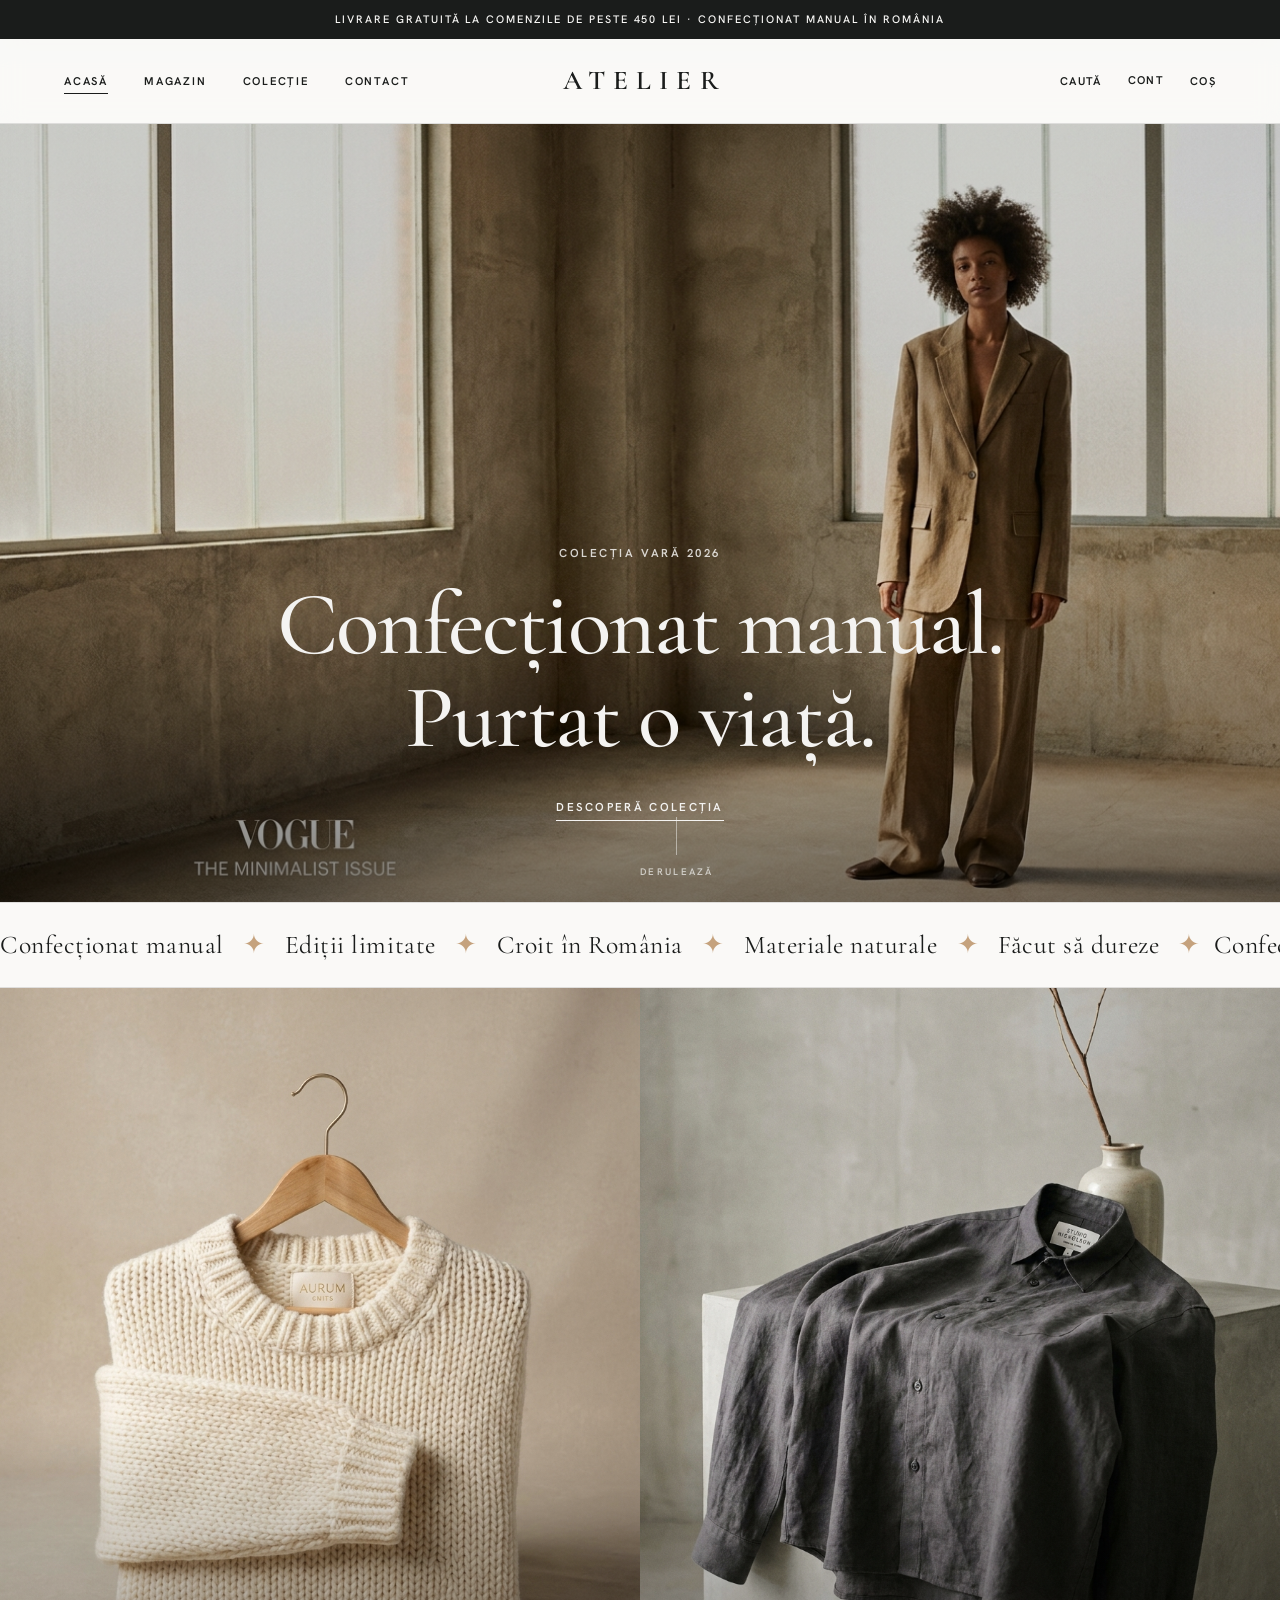
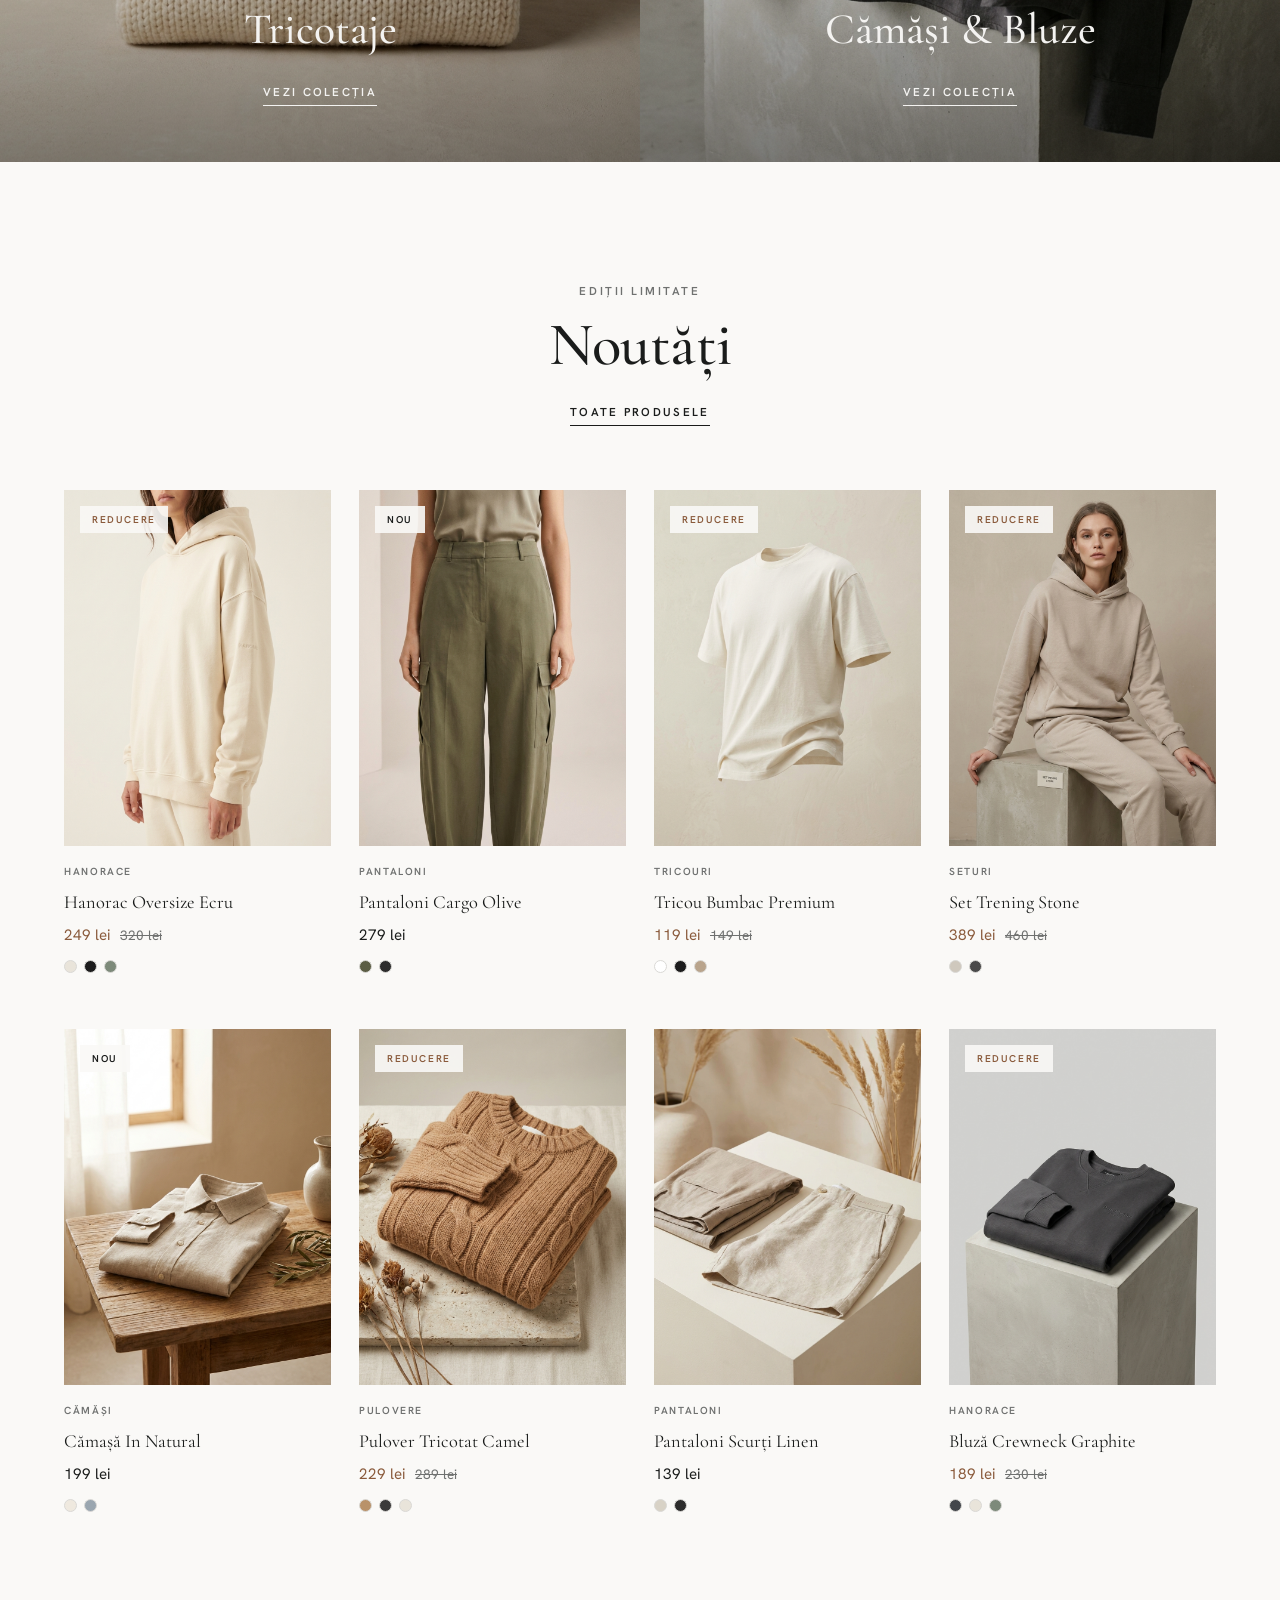
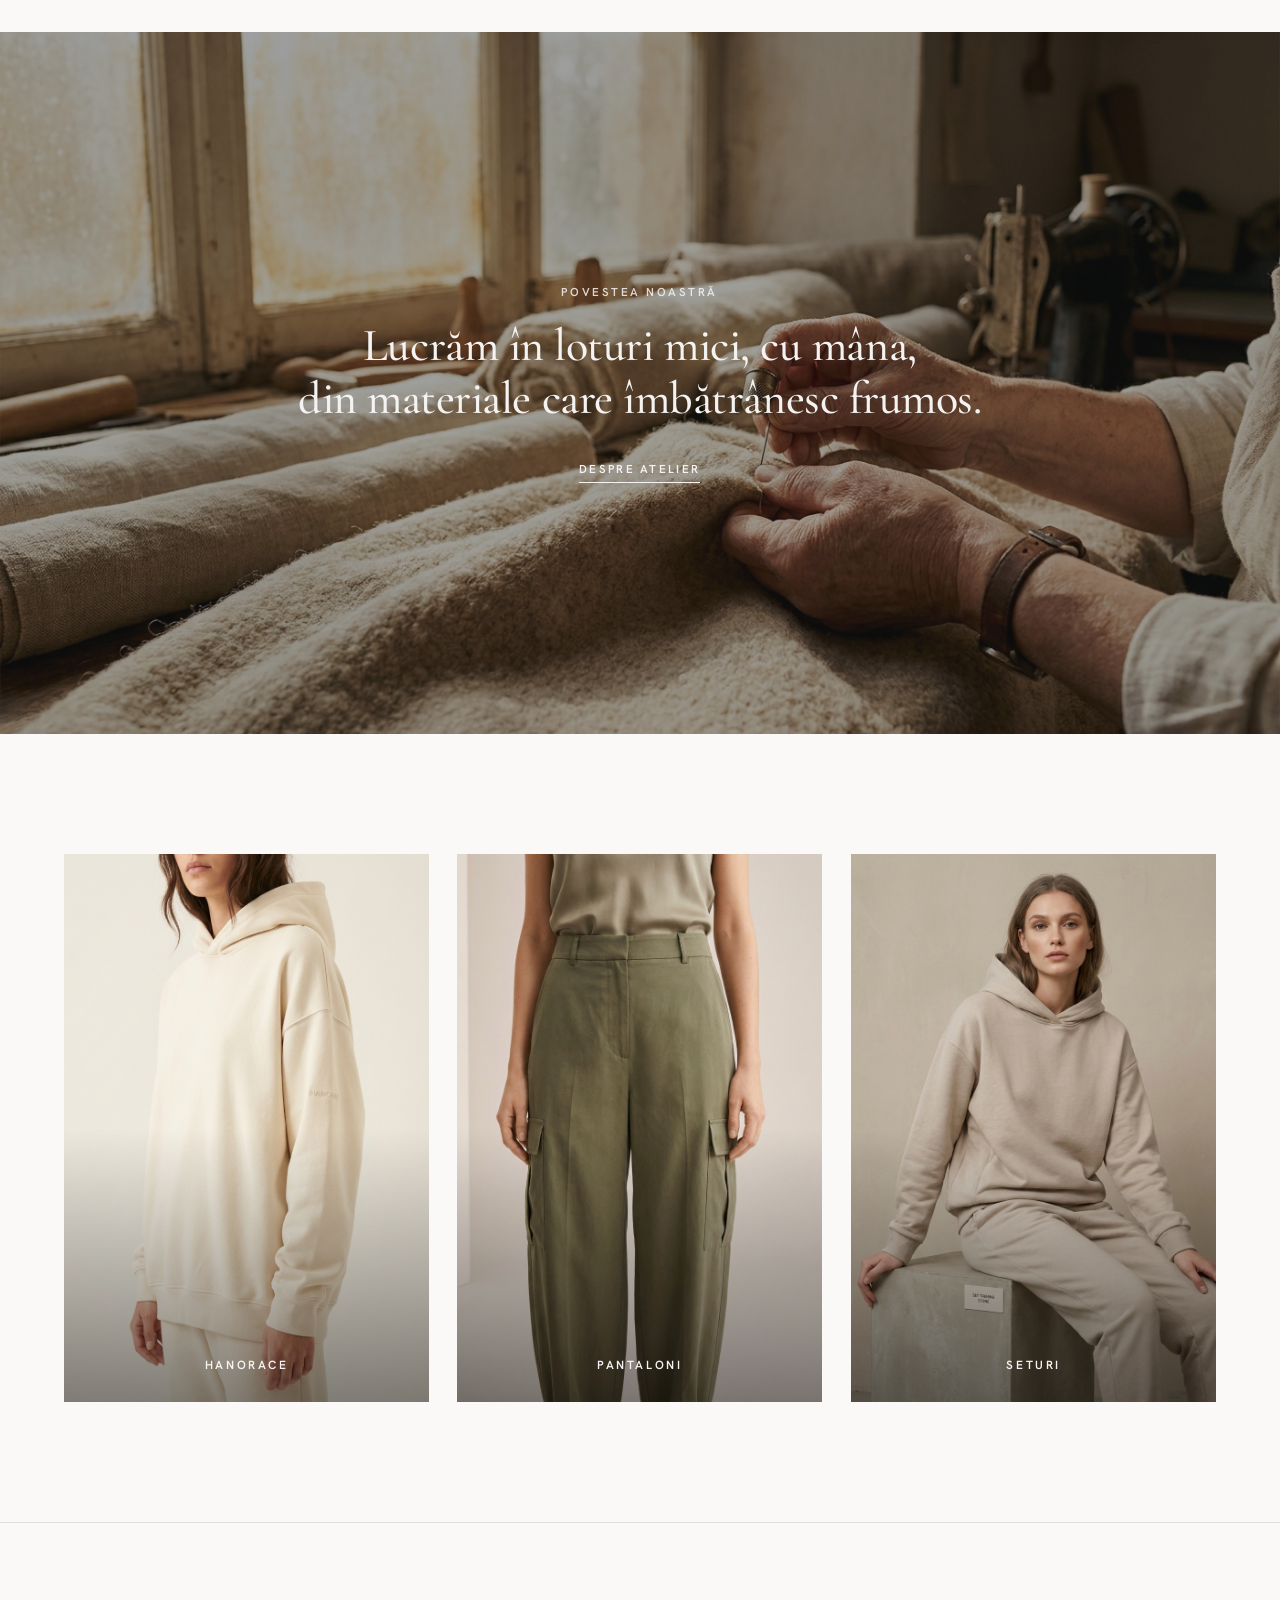
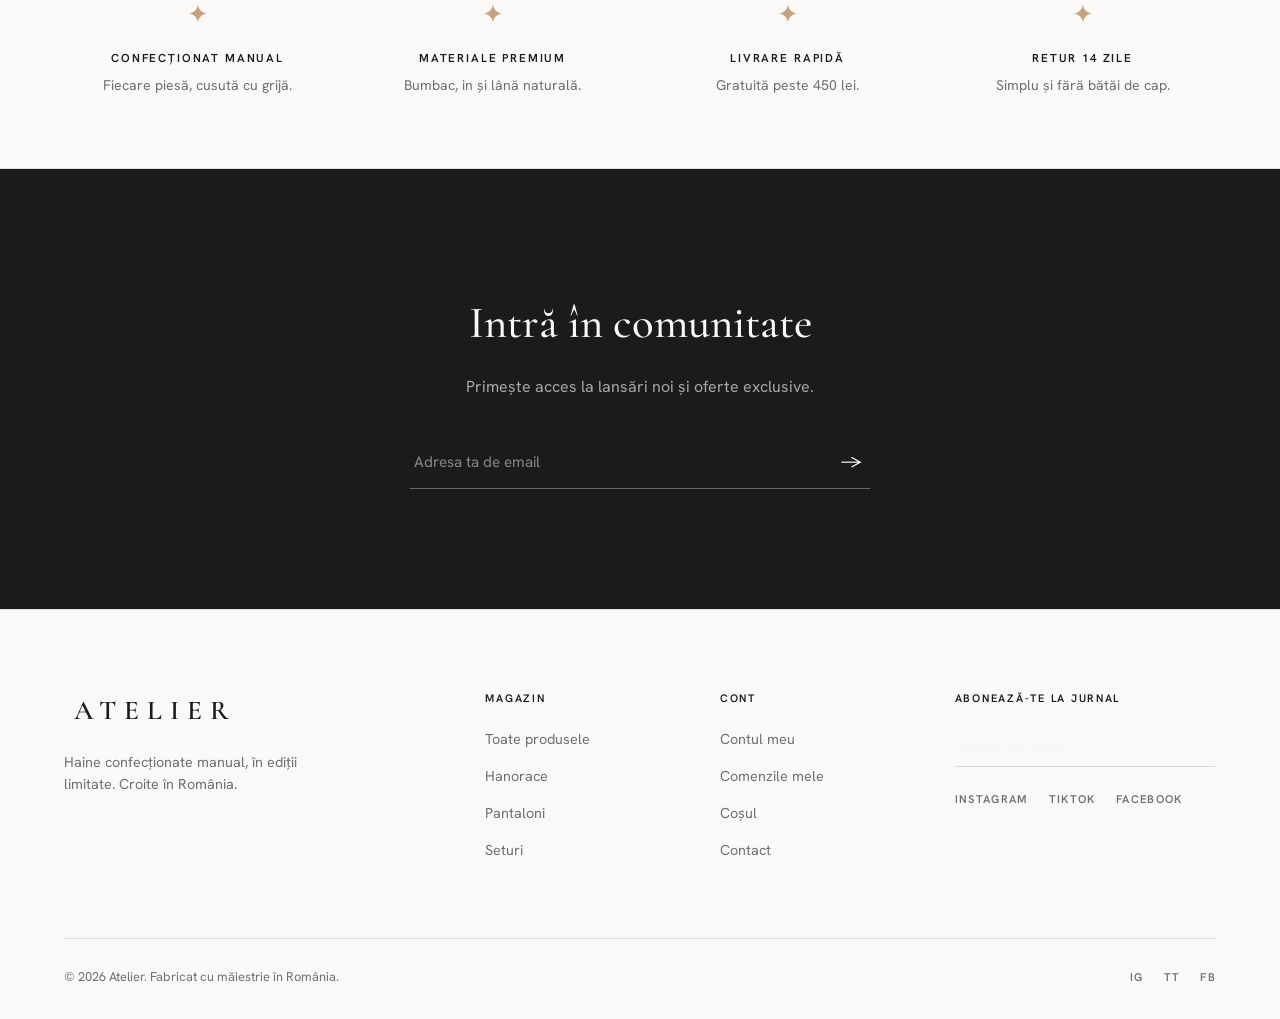
<file: index.html>
<!DOCTYPE html>
<html lang="ro">
<head>
  <meta charset="UTF-8" />
  <meta name="viewport" content="width=device-width, initial-scale=1.0" />
  <title>ATELIER — Haine confecționate manual</title>
  <meta name="description" content="Haine confecționate manual, în ediții limitate. Quiet luxury, materiale premium, croială atemporală, fabricat în România." />
  <link rel="preconnect" href="https://fonts.googleapis.com" />
  <link rel="preconnect" href="https://fonts.gstatic.com" crossorigin />
  <link href="https://fonts.googleapis.com/css2?family=Cormorant+Garamond:wght@400;500;600;700&family=Hanken+Grotesk:wght@400;500;600;700&display=swap" rel="stylesheet" />
  <link rel="stylesheet" href="css/style.css?v=11" />
</head>
<body data-page="acasa">

  <!-- Hero editorial fullscreen -->
  <section class="hero hero--editorial">
    <div class="hero-img" style="background-image:url('images/hero.png')"></div>
    <div class="hero-inner">
      <p class="eyebrow hero-eyebrow">Colecția Vară 2026</p>
      <h1 class="hero-title">
        <span class="line"><span>Confecționat manual.</span></span>
        <span class="line"><span>Purtat o viață.</span></span>
      </h1>
      <a href="magazin.html" class="text-link text-link--light hero-cta">Descoperă colecția</a>
    </div>
    <span class="hero-scroll" aria-hidden="true"><i></i>Derulează</span>
  </section>

  <!-- Marquee cald -->
  <div class="marquee" aria-hidden="true">
    <div class="marquee-track">
      <span>Confecționat manual <i>✦</i> Ediții limitate <i>✦</i> Croit în România <i>✦</i> Materiale naturale <i>✦</i> Făcut să dureze <i>✦</i></span>
      <span>Confecționat manual <i>✦</i> Ediții limitate <i>✦</i> Croit în România <i>✦</i> Materiale naturale <i>✦</i> Făcut să dureze <i>✦</i></span>
    </div>
  </div>

  <!-- Split editorial: două panouri full-height -->
  <section class="ed-split" data-stagger="160">
    <a href="magazin.html" class="ed-pane reveal-clip" data-reveal>
      <img src="images/p12-pulover-lana-off-white.png" alt="Tricotaje" />
      <div class="ed-pane-cap">
        <h2>Tricotaje</h2>
        <span class="text-link text-link--light">Vezi colecția</span>
      </div>
    </a>
    <a href="magazin.html" class="ed-pane reveal-clip" data-reveal>
      <img src="images/p11-camasa-oversize-charcoal.png" alt="Cămăși & Bluze" />
      <div class="ed-pane-cap">
        <h2>Cămăși &amp; Bluze</h2>
        <span class="text-link text-link--light">Vezi colecția</span>
      </div>
    </a>
  </section>

  <!-- Noutăți -->
  <section class="section ed-section">
    <div class="container">
      <div class="ed-head" data-stagger="120">
        <p class="eyebrow" data-reveal>Ediții limitate</p>
        <h2 class="ed-title" data-reveal>Noutăți</h2>
        <a href="magazin.html" class="text-link" data-reveal>Toate produsele</a>
      </div>
      <div class="product-grid" id="featured-grid"></div>
    </div>
  </section>

  <!-- Bandă editorială: atelierul -->
  <section class="ed-banner">
    <img src="images/atelier.png" alt="Atelierul nostru" />
    <div class="ed-banner-inner" data-stagger="120">
      <p class="eyebrow ed-banner-eyebrow" data-reveal>Povestea noastră</p>
      <h2 data-reveal>Lucrăm în loturi mici, cu mâna,<br>din materiale care îmbătrânesc frumos.</h2>
      <a href="contact.html" class="text-link text-link--light" data-reveal>Despre atelier</a>
    </div>
  </section>

  <!-- Strip categorii: portrete -->
  <section class="section ed-section">
    <div class="container">
      <div class="ed-cats" data-stagger="120">
        <a href="magazin.html" class="ed-cat reveal-clip" data-reveal>
          <img src="images/p1-hanorac-ecru.png" alt="Hanorace" />
          <span class="ed-cat-label">Hanorace</span>
        </a>
        <a href="magazin.html" class="ed-cat reveal-clip" data-reveal>
          <img src="images/p2-pantaloni-cargo-olive.png" alt="Pantaloni" />
          <span class="ed-cat-label">Pantaloni</span>
        </a>
        <a href="magazin.html" class="ed-cat reveal-clip" data-reveal>
          <img src="images/p4-set-trening-stone.png" alt="Seturi" />
          <span class="ed-cat-label">Seturi</span>
        </a>
      </div>
    </div>
  </section>

  <!-- Bandă valori -->
  <section class="values">
    <div class="container" style="padding-top:56px;padding-bottom:56px">
      <div class="values-grid" data-stagger="110">
        <div class="value" data-reveal><div class="ico">✦</div><h4>Confecționat manual</h4><p>Fiecare piesă, cusută cu grijă.</p></div>
        <div class="value" data-reveal><div class="ico">✦</div><h4>Materiale premium</h4><p>Bumbac, in și lână naturală.</p></div>
        <div class="value" data-reveal><div class="ico">✦</div><h4>Livrare rapidă</h4><p>Gratuită peste 450 lei.</p></div>
        <div class="value" data-reveal><div class="ico">✦</div><h4>Retur 14 zile</h4><p>Simplu și fără bătăi de cap.</p></div>
      </div>
    </div>
  </section>

  <!-- Newsletter -->
  <section class="newsletter section">
    <div class="container" data-stagger="120">
      <h2 class="serif" data-reveal>Intră în comunitate</h2>
      <p data-reveal>Primește acces la lansări noi și oferte exclusive.</p>
      <form class="newsletter-form" data-reveal>
        <input type="email" placeholder="Adresa ta de email" required />
        <button type="submit" aria-label="Abonează-te">→</button>
      </form>
    </div>
  </section>

  <script src="js/products.js?v=11"></script>
  <script src="js/auth.js?v=11"></script>
  <script src="js/layout.js?v=11"></script>
  <script src="js/main.js?v=11"></script>
  <script src="js/anim.js?v=11"></script>
</body>
</html>
</file>
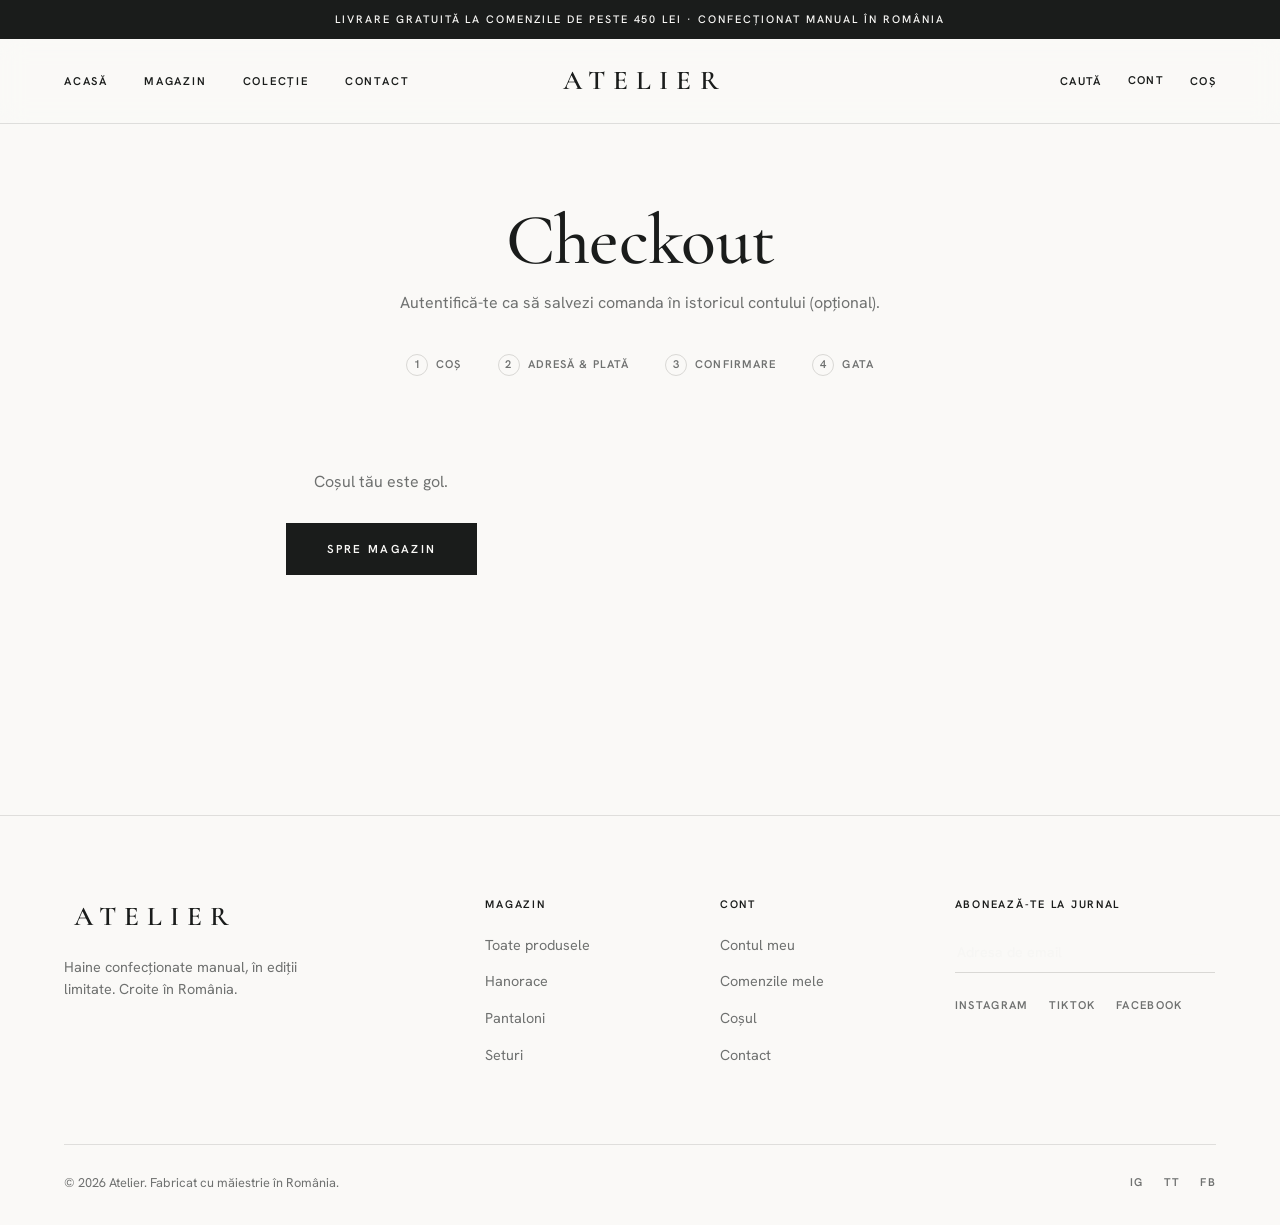
<file: checkout.html>
<!DOCTYPE html>
<html lang="ro">
<head>
  <meta charset="UTF-8" />
  <meta name="viewport" content="width=device-width, initial-scale=1.0" />
  <title>Checkout — ATELIER</title>
  <meta name="description" content="Finalizează comanda Atelier." />
  <link rel="preconnect" href="https://fonts.googleapis.com" />
  <link rel="preconnect" href="https://fonts.gstatic.com" crossorigin />
  <link href="https://fonts.googleapis.com/css2?family=Cormorant+Garamond:wght@400;500;600;700&family=Hanken+Grotesk:wght@400;500;600;700&display=swap" rel="stylesheet" />
  <link rel="stylesheet" href="css/style.css?v=5" />
</head>
<body data-page="checkout">

  <section class="page-head" style="padding-bottom:0">
    <div class="container">
      <h1>Checkout</h1>
      <p id="checkout-auth-note"></p>
      <ol class="checkout-steps">
        <li>Coș</li>
        <li>Adresă &amp; plată</li>
        <li>Confirmare</li>
        <li>Gata</li>
      </ol>
    </div>
  </section>

  <div class="container" style="padding-bottom:120px">
    <div id="checkout-layout" class="checkout-grid">
      <form id="checkout-form" class="checkout-form">
        <section class="co-section">
          <h2 class="co-title serif">Contact</h2>
          <div class="form-row"><label for="co-name">Nume complet</label>
            <input type="text" id="co-name" name="name" required /></div>
          <div class="co-two">
            <div class="form-row"><label for="co-email">Email</label>
              <input type="email" id="co-email" name="email" required /></div>
            <div class="form-row"><label for="co-phone">Telefon</label>
              <input type="tel" id="co-phone" name="phone" required /></div>
          </div>
        </section>

        <section class="co-section">
          <h2 class="co-title serif">Livrare</h2>
          <div class="form-row"><label for="co-address">Adresă</label>
            <input type="text" id="co-address" name="address" required /></div>
          <div class="co-two">
            <div class="form-row"><label for="co-city">Oraș</label>
              <input type="text" id="co-city" name="city" required /></div>
            <div class="form-row"><label for="co-zip">Cod poștal</label>
              <input type="text" id="co-zip" name="zip" /></div>
          </div>
        </section>

        <section class="co-section">
          <h2 class="co-title serif">Plată</h2>
          <p class="co-pay-note">Demo — nu se efectuează nicio plată reală. Conectează aici procesatorul de plăți (Stripe, Netopia etc.).</p>
          <label class="co-pay-option">
            <input type="radio" name="pay" value="card" checked /> Card bancar (demo)
          </label>
          <label class="co-pay-option">
            <input type="radio" name="pay" value="ramburs" /> Plată la livrare (ramburs)
          </label>
        </section>

        <button type="submit" class="btn btn-dark" style="width:100%">Plasează comanda</button>
      </form>

      <aside class="checkout-aside">
        <h2 class="co-title serif">Comanda ta</h2>
        <div id="checkout-summary"></div>
      </aside>
    </div>
  </div>

  <script src="js/products.js?v=5"></script>
  <script src="js/auth.js?v=5"></script>
  <script src="js/layout.js?v=5"></script>
  <script src="js/main.js?v=5"></script>
</body>
</html>
</file>
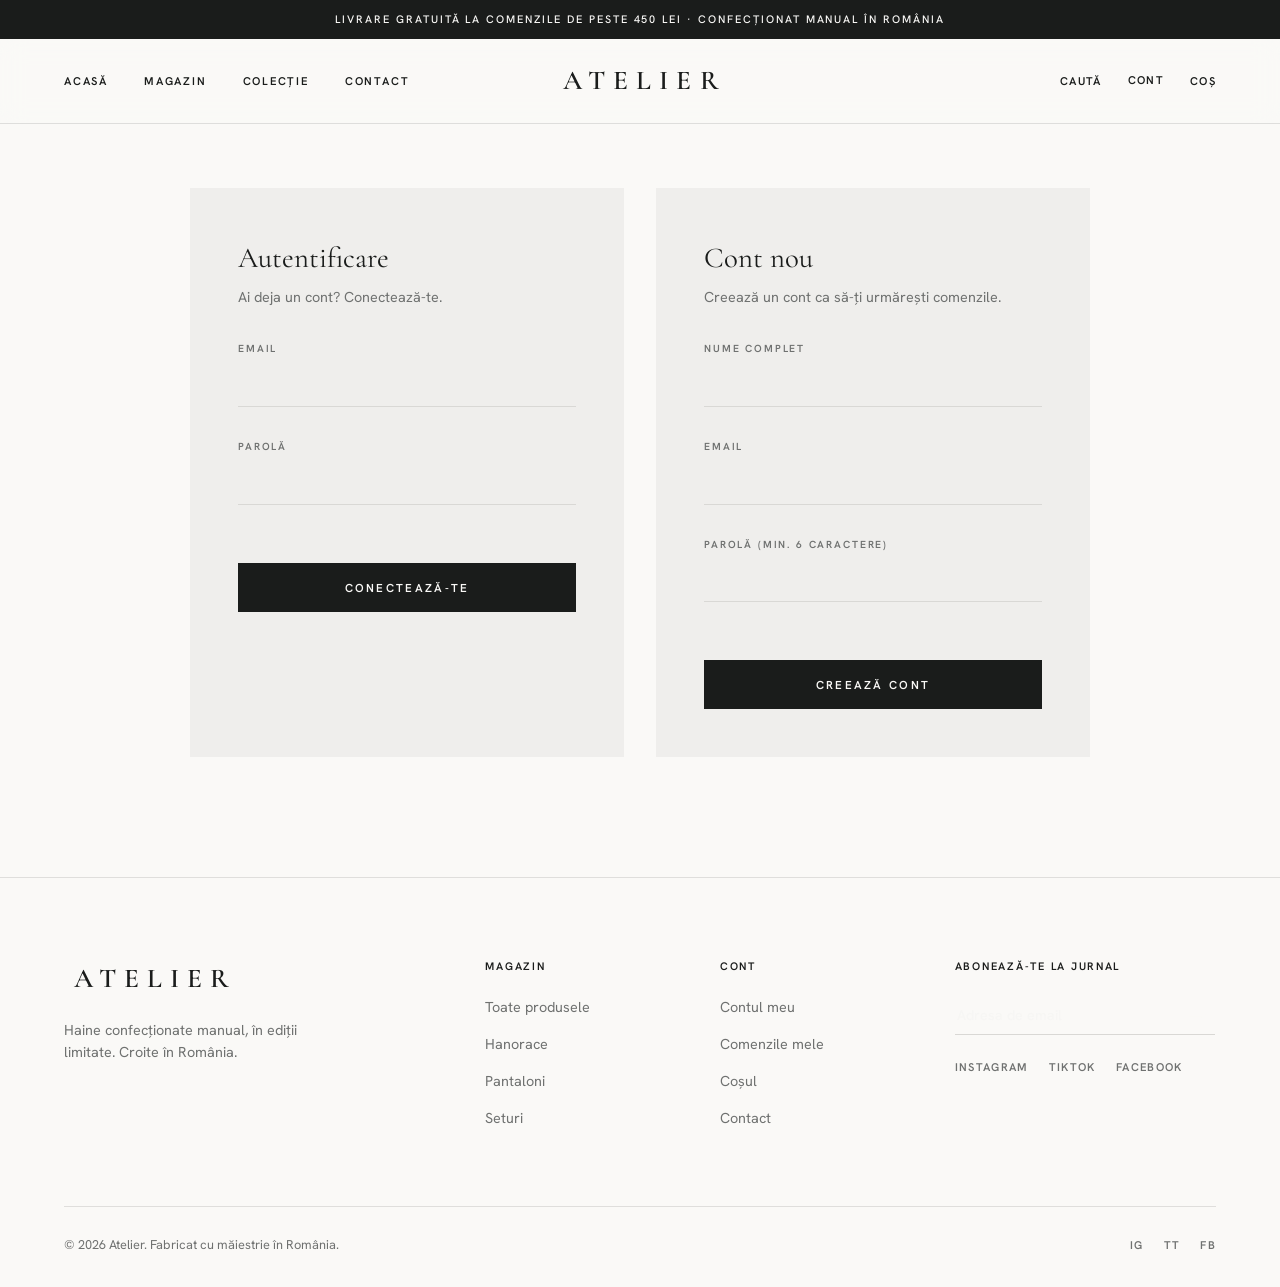
<file: cont.html>
<!DOCTYPE html>
<html lang="ro">
<head>
  <meta charset="UTF-8" />
  <meta name="viewport" content="width=device-width, initial-scale=1.0" />
  <title>Contul meu — ATELIER</title>
  <meta name="description" content="Autentifică-te sau creează un cont Atelier pentru a-ți urmări comenzile." />
  <link rel="preconnect" href="https://fonts.googleapis.com" />
  <link rel="preconnect" href="https://fonts.gstatic.com" crossorigin />
  <link href="https://fonts.googleapis.com/css2?family=Cormorant+Garamond:wght@400;500;600;700&family=Hanken+Grotesk:wght@400;500;600;700&display=swap" rel="stylesheet" />
  <link rel="stylesheet" href="css/style.css?v=5" />
</head>
<body data-page="cont">

  <div class="container account-wrap">
    <div id="account-root"></div>
  </div>

  <script src="js/products.js?v=5"></script>
  <script src="js/auth.js?v=5"></script>
  <script src="js/layout.js?v=5"></script>
  <script src="js/main.js?v=5"></script>
</body>
</html>
</file>
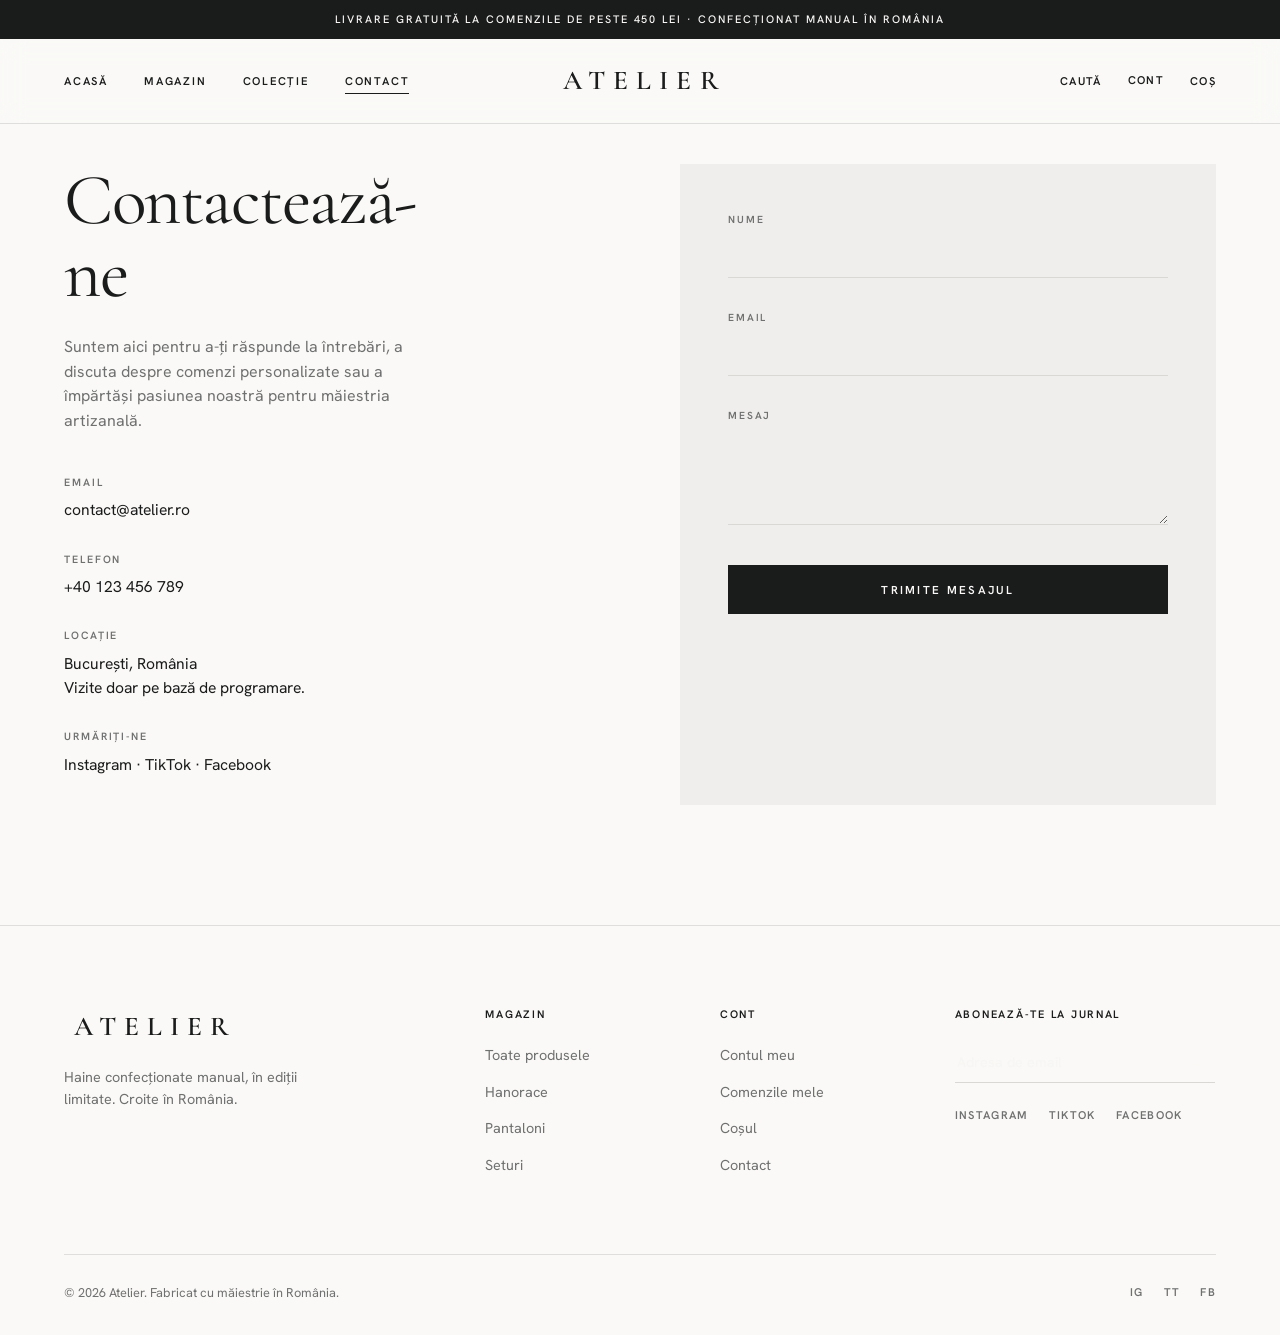
<file: contact.html>
<!DOCTYPE html>
<html lang="ro">
<head>
  <meta charset="UTF-8" />
  <meta name="viewport" content="width=device-width, initial-scale=1.0" />
  <title>Contact — ATELIER</title>
  <meta name="description" content="Contactează echipa Atelier. Întrebări despre comenzi, mărimi sau colaborări." />
  <link rel="preconnect" href="https://fonts.googleapis.com" />
  <link rel="preconnect" href="https://fonts.gstatic.com" crossorigin />
  <link href="https://fonts.googleapis.com/css2?family=Cormorant+Garamond:wght@400;500;600;700&family=Hanken+Grotesk:wght@400;500;600;700&display=swap" rel="stylesheet" />
  <link rel="stylesheet" href="css/style.css?v=5" />
</head>
<body data-page="contact">

  <div class="container">
    <div class="contact-grid">
      <div class="contact-left">
        <h1>Contactează-<br>ne</h1>
        <p>Suntem aici pentru a-ți răspunde la întrebări, a discuta despre comenzi personalizate sau a împărtăși pasiunea noastră pentru măiestria artizanală.</p>
        <div class="contact-info">
          <div class="block"><h4>Email</h4><p>contact@atelier.ro</p></div>
          <div class="block"><h4>Telefon</h4><p>+40 123 456 789</p></div>
          <div class="block"><h4>Locație</h4><p>București, România<br>Vizite doar pe bază de programare.</p></div>
          <div class="block"><h4>Urmăriți-ne</h4><p>Instagram · TikTok · Facebook</p></div>
        </div>
      </div>

      <div class="contact-form-wrap">
        <form id="contact-form">
          <div class="form-row">
            <label for="name">Nume</label>
            <input type="text" id="name" name="name" required />
          </div>
          <div class="form-row">
            <label for="email">Email</label>
            <input type="email" id="email" name="email" required />
          </div>
          <div class="form-row">
            <label for="message">Mesaj</label>
            <textarea id="message" name="message" required></textarea>
          </div>
          <button type="submit" class="btn btn-dark" style="width:100%">Trimite mesajul</button>
        </form>
      </div>
    </div>
  </div>

  <script src="js/products.js?v=5"></script>
  <script src="js/auth.js?v=5"></script>
  <script src="js/layout.js?v=5"></script>
  <script src="js/main.js?v=5"></script>
</body>
</html>
</file>
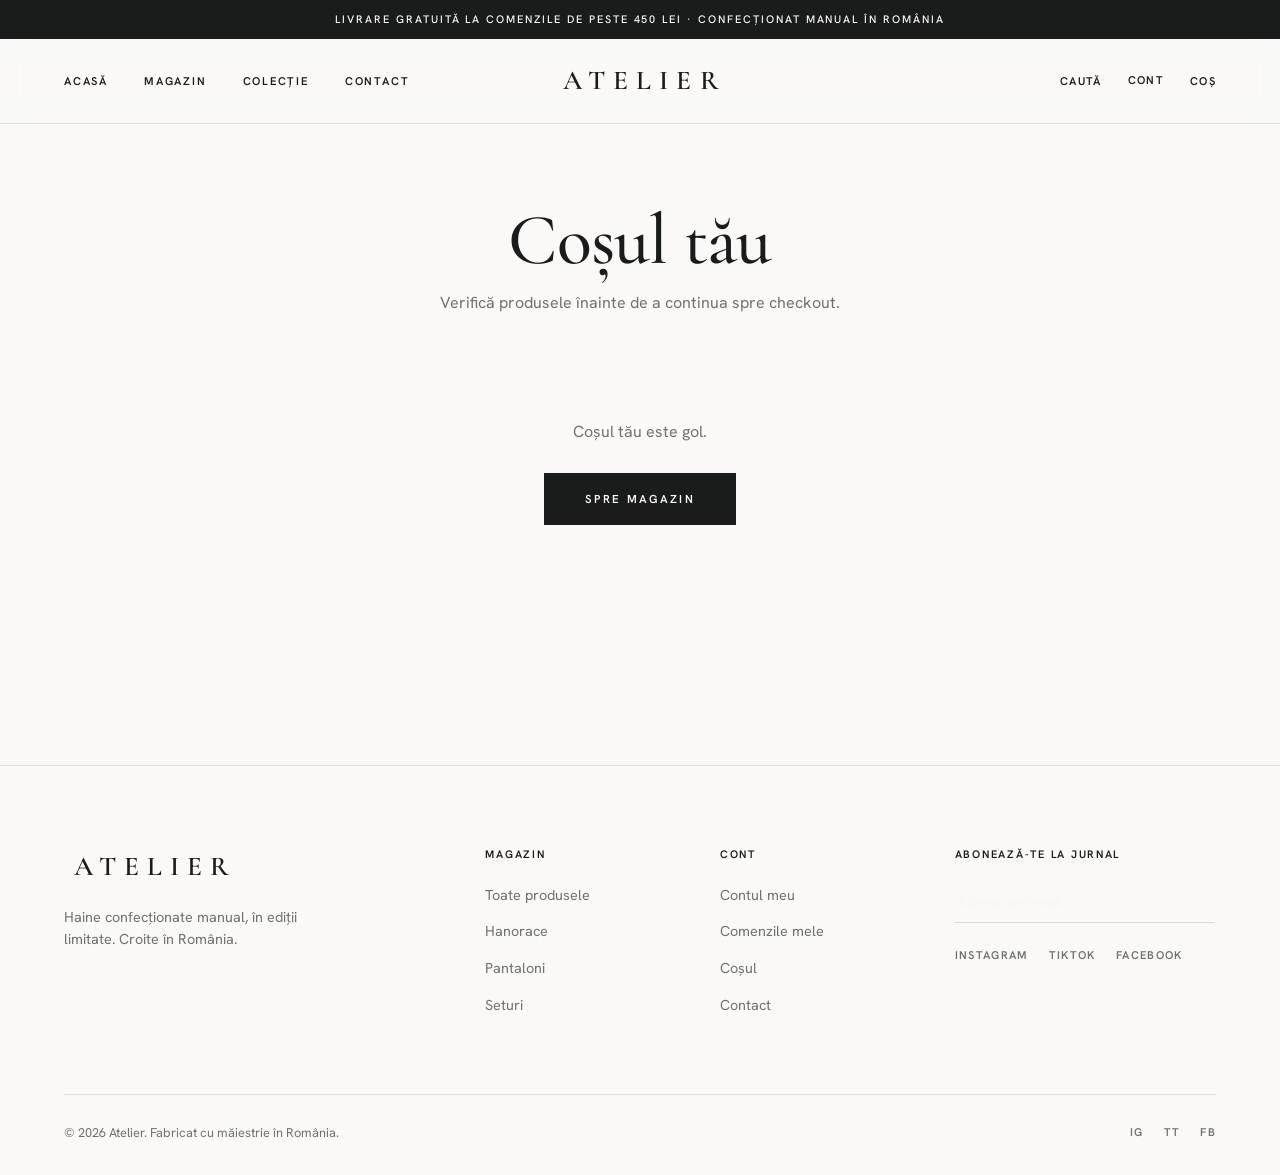
<file: cos.html>
<!DOCTYPE html>
<html lang="ro">
<head>
  <meta charset="UTF-8" />
  <meta name="viewport" content="width=device-width, initial-scale=1.0" />
  <title>Coșul tău — ATELIER</title>
  <meta name="description" content="Coșul tău de cumpărături Atelier." />
  <link rel="preconnect" href="https://fonts.googleapis.com" />
  <link rel="preconnect" href="https://fonts.gstatic.com" crossorigin />
  <link href="https://fonts.googleapis.com/css2?family=Cormorant+Garamond:wght@400;500;600;700&family=Hanken+Grotesk:wght@400;500;600;700&display=swap" rel="stylesheet" />
  <link rel="stylesheet" href="css/style.css?v=5" />
</head>
<body data-page="cos">

  <section class="page-head">
    <div class="container">
      <h1>Coșul tău</h1>
      <p>Verifică produsele înainte de a continua spre checkout.</p>
    </div>
  </section>

  <div class="container" style="padding-bottom:120px">
    <div id="cart-page"></div>
  </div>

  <script src="js/products.js?v=5"></script>
  <script src="js/auth.js?v=5"></script>
  <script src="js/layout.js?v=5"></script>
  <script src="js/main.js?v=5"></script>
</body>
</html>
</file>
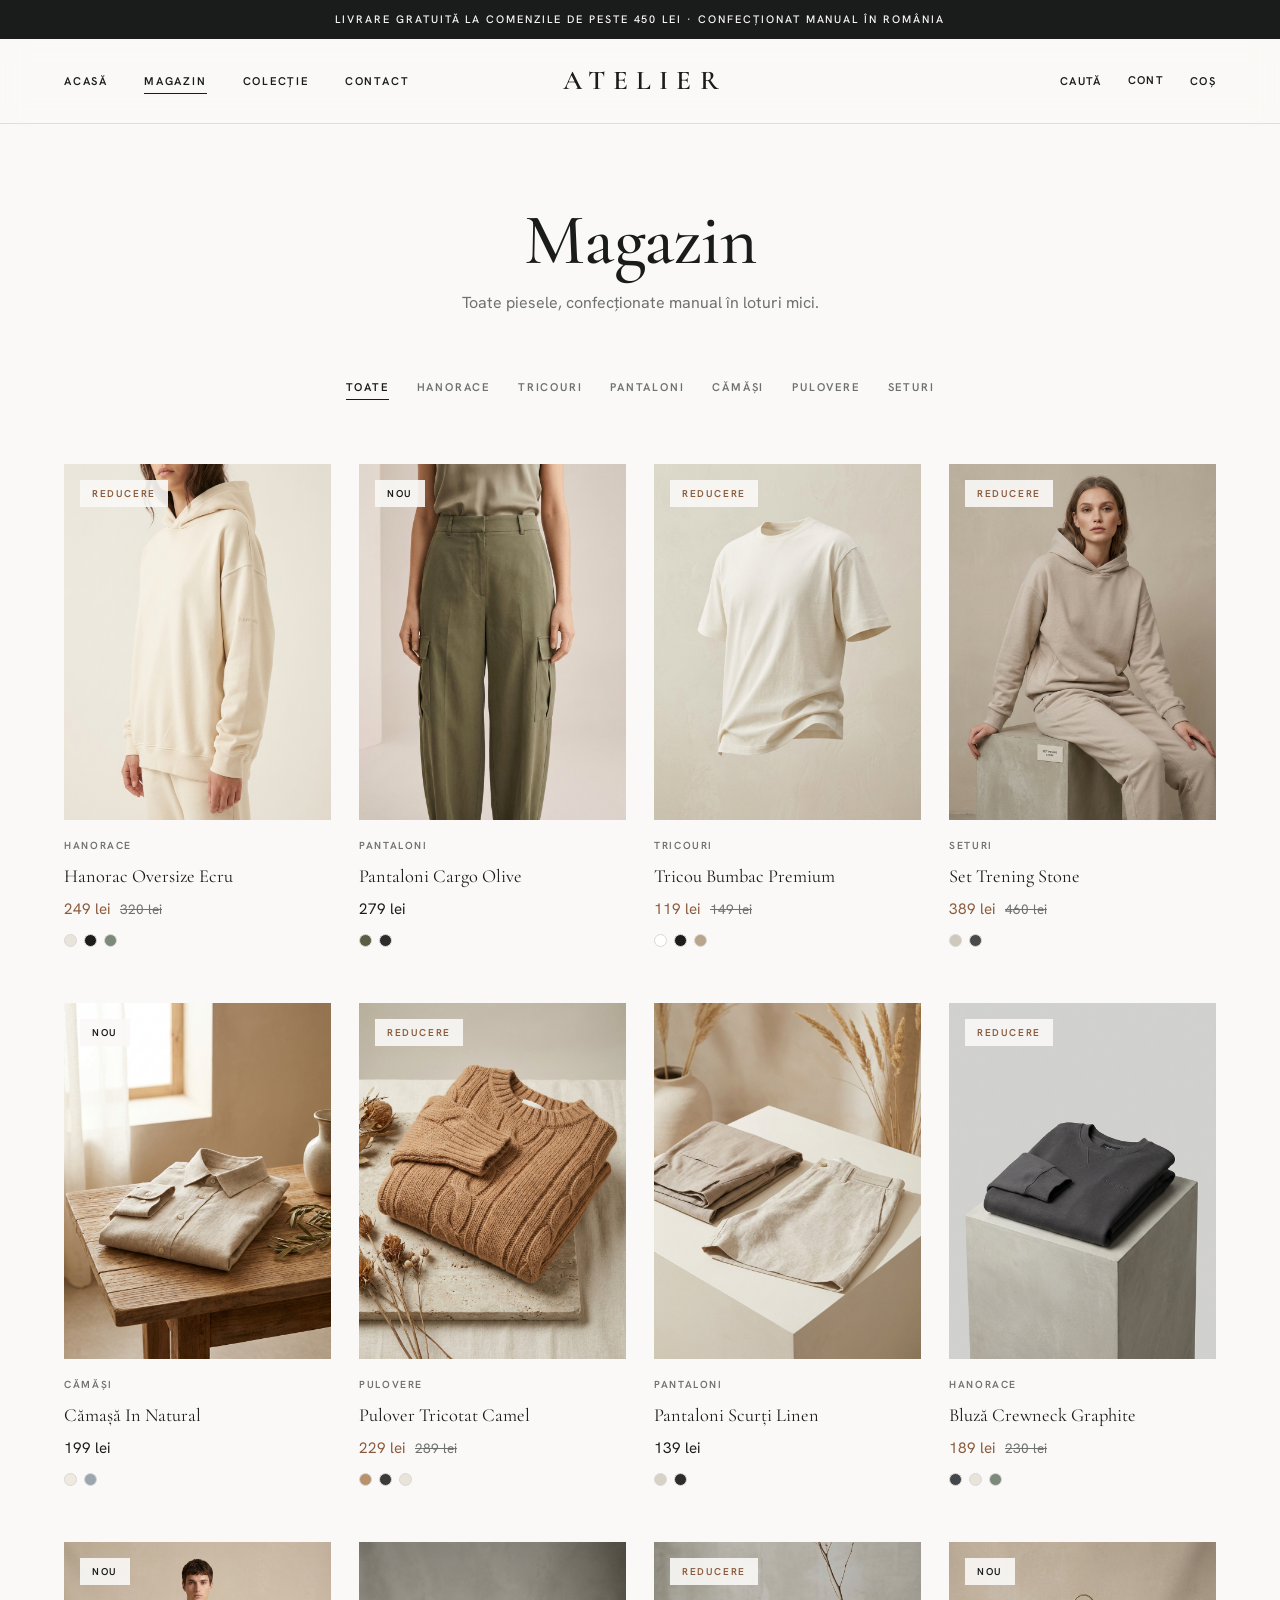
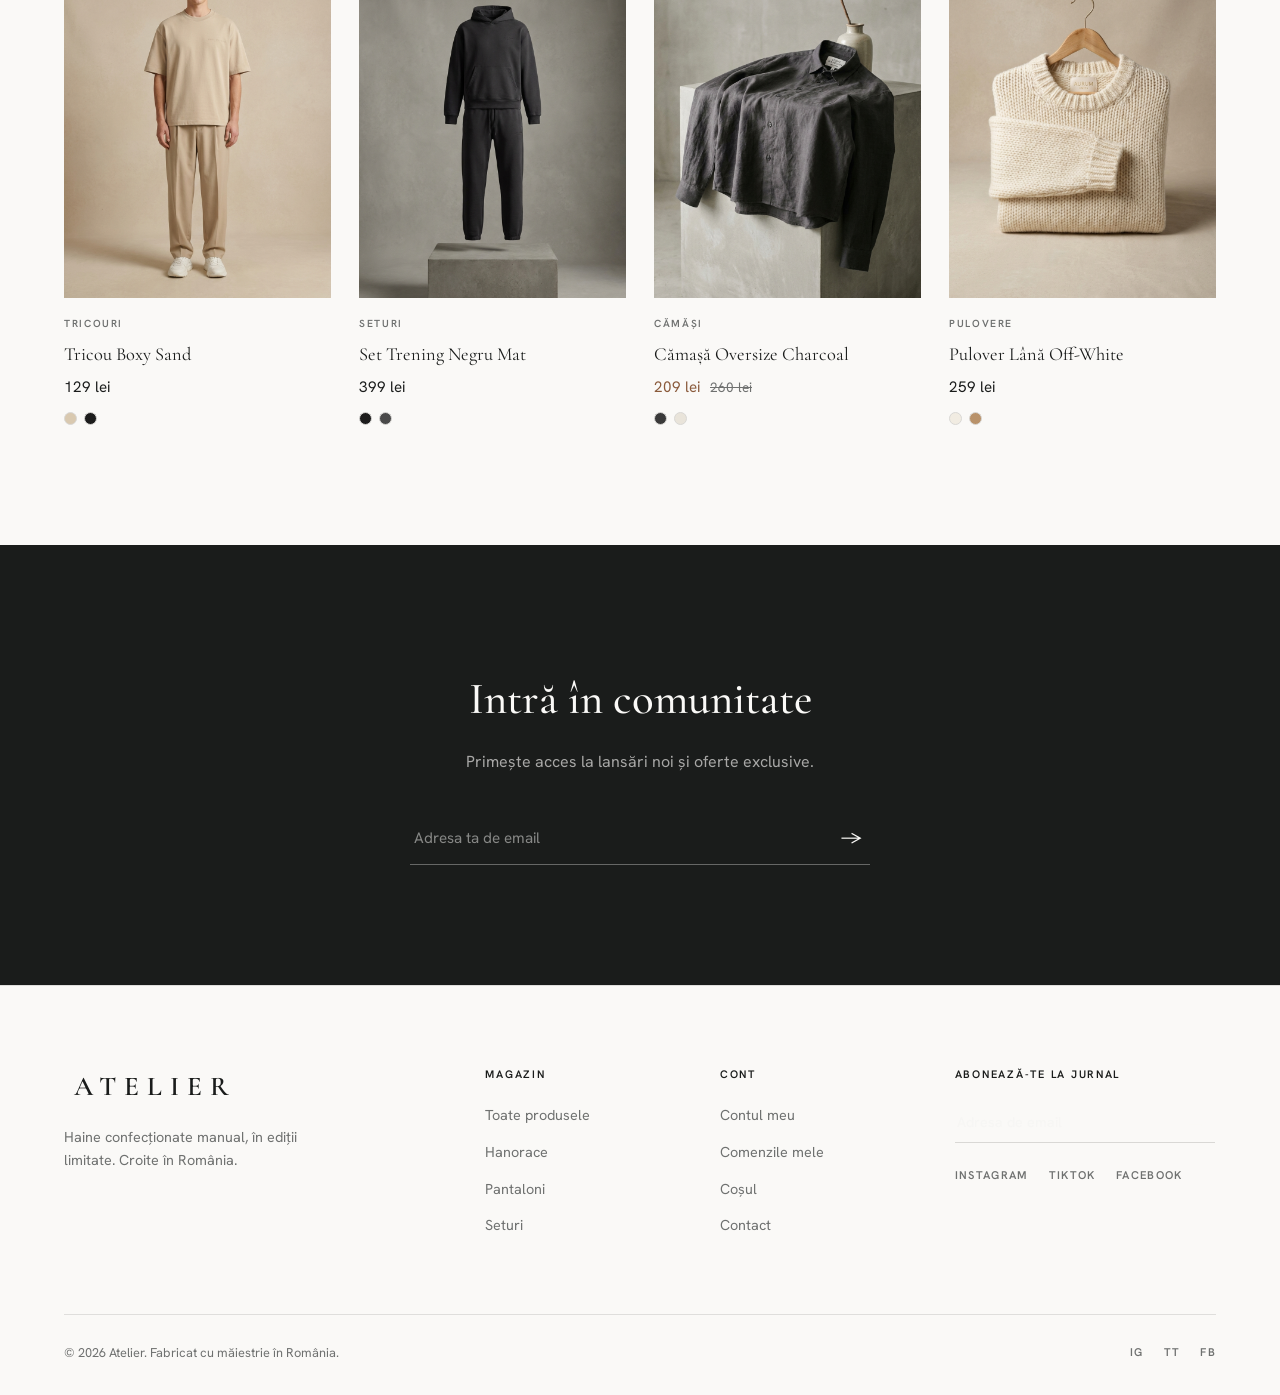
<file: magazin.html>
<!DOCTYPE html>
<html lang="ro">
<head>
  <meta charset="UTF-8" />
  <meta name="viewport" content="width=device-width, initial-scale=1.0" />
  <title>Magazin — ATELIER</title>
  <meta name="description" content="Toate produsele Atelier: hanorace, tricouri, pantaloni, cămăși, pulovere și seturi confecționate manual." />
  <link rel="preconnect" href="https://fonts.googleapis.com" />
  <link rel="preconnect" href="https://fonts.gstatic.com" crossorigin />
  <link href="https://fonts.googleapis.com/css2?family=Cormorant+Garamond:wght@400;500;600;700&family=Hanken+Grotesk:wght@400;500;600;700&display=swap" rel="stylesheet" />
  <link rel="stylesheet" href="css/style.css?v=5" />
</head>
<body data-page="magazin">

  <section class="page-head">
    <div class="container">
      <h1>Magazin</h1>
      <p>Toate piesele, confecționate manual în loturi mici.</p>
    </div>
  </section>

  <div class="container">
    <div class="filters" id="filters"></div>
    <div class="product-grid" id="shop-grid" style="margin-bottom:120px"></div>
  </div>

  <section class="newsletter section">
    <div class="container">
      <h2 class="serif">Intră în comunitate</h2>
      <p>Primește acces la lansări noi și oferte exclusive.</p>
      <form class="newsletter-form">
        <input type="email" placeholder="Adresa ta de email" required />
        <button type="submit" aria-label="Abonează-te">→</button>
      </form>
    </div>
  </section>

  <script src="js/products.js?v=5"></script>
  <script src="js/auth.js?v=5"></script>
  <script src="js/layout.js?v=5"></script>
  <script src="js/main.js?v=5"></script>
</body>
</html>
</file>
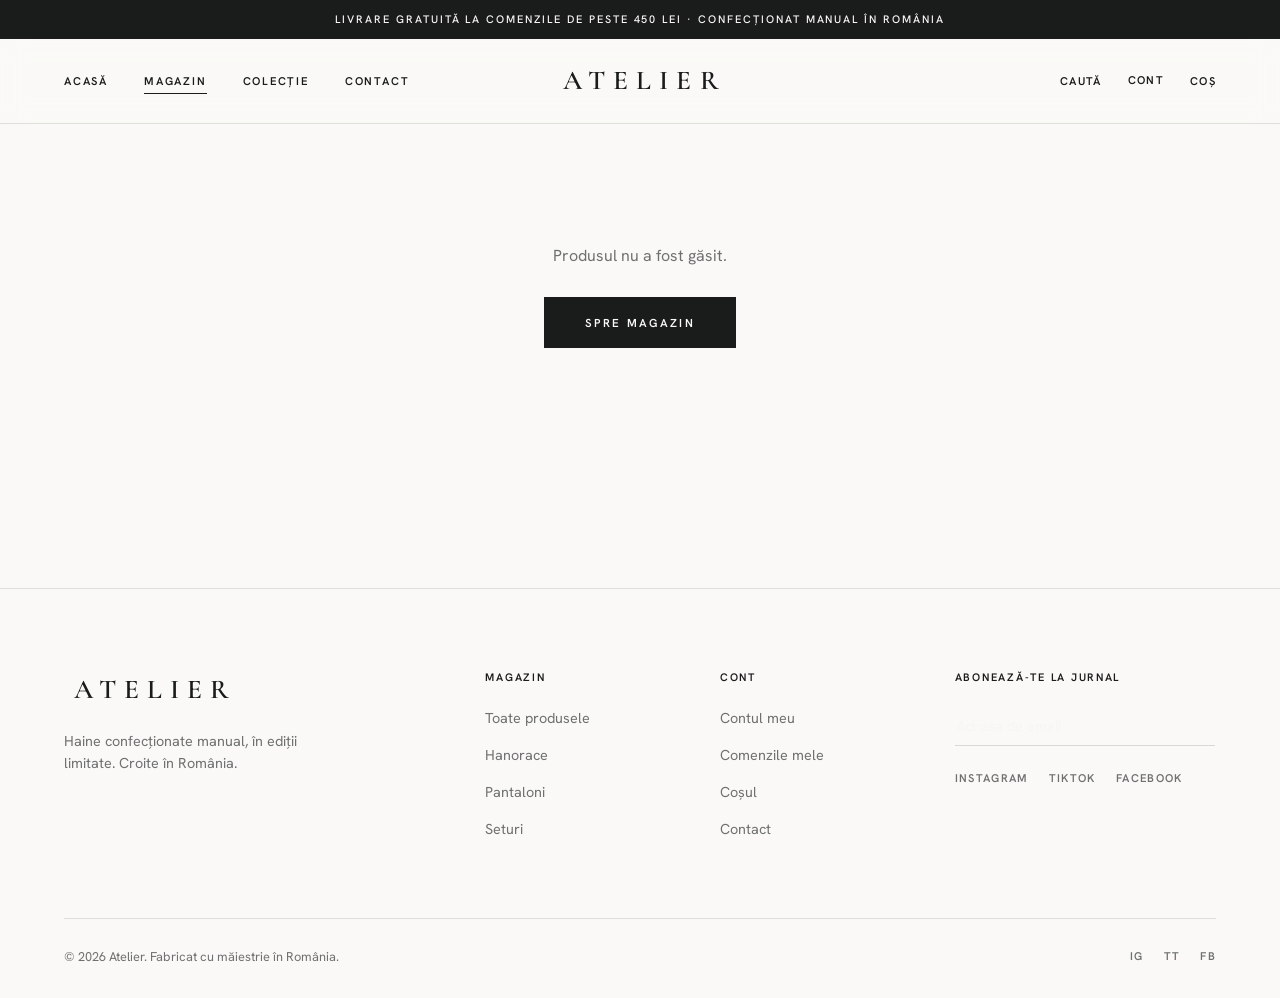
<file: produs.html>
<!DOCTYPE html>
<html lang="ro">
<head>
  <meta charset="UTF-8" />
  <meta name="viewport" content="width=device-width, initial-scale=1.0" />
  <title>Produs — ATELIER</title>
  <meta name="description" content="Detalii produs Atelier — mărimi, descriere, livrare." />
  <link rel="preconnect" href="https://fonts.googleapis.com" />
  <link rel="preconnect" href="https://fonts.gstatic.com" crossorigin />
  <link href="https://fonts.googleapis.com/css2?family=Cormorant+Garamond:wght@400;500;600;700&family=Hanken+Grotesk:wght@400;500;600;700&display=swap" rel="stylesheet" />
  <link rel="stylesheet" href="css/style.css?v=5" />
</head>
<body data-page="magazin">

  <div class="container" style="padding-top:40px;padding-bottom:120px">
    <div id="product-detail"></div>
  </div>

  <script src="js/products.js?v=5"></script>
  <script src="js/auth.js?v=5"></script>
  <script src="js/layout.js?v=5"></script>
  <script src="js/main.js?v=5"></script>
</body>
</html>
</file>
<file: css/style.css>
/* =========================================================
   ATELIER — Quiet Luxury Editorial
   Design premium minimalist. Editează variabilele în :root.
   Fonturi: Bodoni Moda (titluri) + Hanken Grotesk (text/UI).
   ========================================================= */

:root {
  /* Culori */
  --color-bg: #faf9f7;          /* ecru */
  --color-bg-alt: #f1f0ee;      /* stone deschis */
  --color-panel: #efeeec;
  --color-text: #1a1c1b;        /* charcoal */
  --color-muted: #6f7170;
  --color-line: #d9d8d5;
  --color-line-soft: rgba(26, 28, 27, 0.12);
  --color-accent: #c5a27d;      /* camel */
  --color-olive: #8b8d7e;
  --color-dark: #1a1c1b;
  --color-sale: #8a5a3b;

  /* Tipografie */
  --font-serif: "Cormorant Garamond", Georgia, "Times New Roman", serif;
  --font-sans: "Hanken Grotesk", -apple-system, "Segoe UI", sans-serif;
  --fs-base: 16px;

  /* Spațiere */
  --container: 1440px;
  --pad-x: 64px;
  --gap: 28px;
  --section-pad: 120px;

  /* Tranziții */
  --ease: 0.4s cubic-bezier(0.22, 1, 0.36, 1);
}

/* ----------------------- Reset ----------------------- */
*,
*::before,
*::after { box-sizing: border-box; margin: 0; padding: 0; }

html { font-size: var(--fs-base); scroll-behavior: smooth; }

body {
  font-family: var(--font-sans);
  color: var(--color-text);
  background: var(--color-bg);
  line-height: 1.55;
  -webkit-font-smoothing: antialiased;
  text-rendering: optimizeLegibility;
}

img { max-width: 100%; display: block; }
a { color: inherit; text-decoration: none; }
ul { list-style: none; }
button { font-family: inherit; cursor: pointer; border: none; background: none; color: inherit; }

/* ----------------------- Utilitare ----------------------- */
.container {
  width: 100%;
  max-width: var(--container);
  margin: 0 auto;
  padding: 0 var(--pad-x);
}

.section { padding: var(--section-pad) 0; }

.serif { font-family: var(--font-serif); font-weight: 400; }

.eyebrow {
  font-size: 0.72rem;
  font-weight: 600;
  letter-spacing: 0.22em;
  text-transform: uppercase;
  color: var(--color-muted);
}

.section-head {
  display: flex;
  align-items: flex-end;
  justify-content: space-between;
  margin-bottom: 56px;
  flex-wrap: wrap;
  gap: 16px;
}
.section-title {
  font-family: var(--font-serif);
  font-weight: 400;
  font-size: clamp(2rem, 4vw, 3rem);
  line-height: 1.05;
  letter-spacing: -0.01em;
}
.section-link {
  font-size: 0.72rem;
  font-weight: 600;
  letter-spacing: 0.18em;
  text-transform: uppercase;
  position: relative;
  padding-bottom: 4px;
}
.section-link::after {
  content: "";
  position: absolute;
  left: 0; bottom: 0;
  width: 100%; height: 1px;
  background: var(--color-text);
  transform: scaleX(1);
  transform-origin: right;
  transition: transform var(--ease);
}
.section-link:hover::after { transform: scaleX(0); }

/* ----------------------- Butoane ----------------------- */
.btn {
  display: inline-block;
  padding: 16px 40px;
  font-size: 0.72rem;
  font-weight: 600;
  letter-spacing: 0.2em;
  text-transform: uppercase;
  border: 1px solid var(--color-text);
  transition: background var(--ease), color var(--ease);
}
.btn-dark { background: var(--color-text); color: var(--color-bg); }
.btn-dark:hover { background: transparent; color: var(--color-text); }
.btn-light { background: transparent; color: var(--color-text); }
.btn-light:hover { background: var(--color-text); color: var(--color-bg); }
.btn-on-dark {
  background: var(--color-bg);
  color: var(--color-text);
  border-color: var(--color-bg);
}
.btn-on-dark:hover { background: transparent; color: var(--color-bg); }

/* ----------------------- Bara superioară (promo) ----------------------- */
.topbar {
  background: var(--color-text);
  color: var(--color-bg);
  text-align: center;
  font-size: 0.68rem;
  font-weight: 500;
  letter-spacing: 0.18em;
  text-transform: uppercase;
  padding: 11px 16px;
}

/* ----------------------- Header (logo centrat) ----------------------- */
.header {
  position: sticky;
  top: 0;
  z-index: 50;
  background: rgba(250, 249, 247, 0.85);
  backdrop-filter: blur(12px);
  border-bottom: 1px solid var(--color-line-soft);
}
.nav {
  display: grid;
  grid-template-columns: 1fr auto 1fr;
  align-items: center;
  height: 84px;
}
.nav-menu {
  display: flex;
  gap: 36px;
  justify-self: start;
}
.nav-menu a {
  font-size: 0.7rem;
  font-weight: 600;
  letter-spacing: 0.16em;
  text-transform: uppercase;
  position: relative;
  padding: 6px 0;
  transition: opacity var(--ease);
}
.nav-menu a::after {
  content: "";
  position: absolute;
  left: 0; bottom: 0;
  width: 0; height: 1px;
  background: var(--color-text);
  transition: width var(--ease);
}
.nav-menu a:hover::after,
.nav-menu a.active::after { width: 100%; }

.logo {
  font-family: var(--font-serif);
  font-weight: 400;
  font-size: 1.7rem;
  letter-spacing: 0.35em;
  text-transform: uppercase;
  text-indent: 0.35em;
  justify-self: center;
}

.nav-actions {
  display: flex;
  align-items: center;
  gap: 26px;
  justify-self: end;
}
.nav-actions button,
.nav-actions a {
  font-size: 0.7rem;
  font-weight: 600;
  letter-spacing: 0.12em;
  text-transform: uppercase;
  display: flex;
  align-items: center;
  gap: 7px;
  transition: opacity var(--ease);
}
.nav-actions button:hover,
.nav-actions a:hover { opacity: 0.55; }
.cart-count {
  font-size: 0.62rem;
  color: var(--color-muted);
}
.nav-toggle { display: none; font-size: 1.4rem; justify-self: start; }

/* ----------------------- Hero ----------------------- */
.hero {
  position: relative;
  height: calc(100vh - 84px - 38px);
  min-height: 560px;
  max-height: 820px;
  display: flex;
  align-items: center;
  overflow: hidden;
  background: var(--color-bg-alt);
}
.hero-img {
  position: absolute;
  inset: 0;
  background-size: cover;
  background-position: center 30%;
}
.hero-img::after {
  content: "";
  position: absolute;
  inset: 0;
  background: linear-gradient(90deg, rgba(0,0,0,0.45) 0%, rgba(0,0,0,0.15) 45%, transparent 75%);
}
.hero-content {
  position: relative;
  z-index: 2;
  max-width: 620px;
  color: #f4f3f1;
}
.hero-content .eyebrow { color: rgba(244, 243, 241, 0.85); }
.hero-title {
  font-family: var(--font-serif);
  font-weight: 400;
  font-size: clamp(2.8rem, 6vw, 5rem);
  line-height: 1.02;
  letter-spacing: -0.02em;
  margin: 20px 0 24px;
}
.hero-text {
  font-size: 1.05rem;
  line-height: 1.6;
  margin-bottom: 40px;
  max-width: 440px;
  color: rgba(244, 243, 241, 0.92);
}

/* ----------------------- Categorii ----------------------- */
.cat-grid {
  display: grid;
  grid-template-columns: repeat(3, 1fr);
  gap: var(--gap);
}
.cat-card {
  position: relative;
  aspect-ratio: 3 / 4;
  overflow: hidden;
  background: var(--color-bg-alt);
}
.cat-card img {
  position: absolute;
  inset: 0;
  width: 100%; height: 100%;
  object-fit: cover;
  transition: transform 0.9s var(--ease);
}
.cat-card:hover img { transform: scale(1.05); }
.cat-card .label {
  position: absolute;
  left: 0; bottom: 0;
  width: 100%;
  padding: 32px;
  background: linear-gradient(transparent, rgba(26,28,27,0.55));
  color: #f4f3f1;
}
.cat-card .label span {
  font-size: 0.68rem;
  font-weight: 600;
  letter-spacing: 0.2em;
  text-transform: uppercase;
  opacity: 0.85;
}
.cat-card .label h3 {
  font-family: var(--font-serif);
  font-weight: 400;
  font-size: 1.6rem;
  margin-top: 6px;
}

/* ----------------------- Grilă produse ----------------------- */
.product-grid {
  display: grid;
  grid-template-columns: repeat(4, 1fr);
  gap: 56px var(--gap);
}
.product-card { position: relative; }
.product-media {
  position: relative;
  aspect-ratio: 3 / 4;
  background: var(--color-bg-alt);
  overflow: hidden;
  margin-bottom: 18px;
}
.product-media img {
  position: absolute;
  inset: 0;
  width: 100%; height: 100%;
  object-fit: cover;
  transition: transform 0.9s var(--ease), opacity var(--ease);
}
.product-card:hover .product-media img { transform: scale(1.04); }
.product-media .ph {
  position: absolute;
  inset: 0;
  display: flex;
  align-items: center;
  justify-content: center;
  color: var(--color-muted);
  font-size: 0.75rem;
  letter-spacing: 0.1em;
  text-transform: uppercase;
  text-align: center;
  padding: 16px;
}
.badge {
  position: absolute;
  top: 16px;
  left: 16px;
  z-index: 2;
  font-size: 0.62rem;
  font-weight: 600;
  letter-spacing: 0.16em;
  text-transform: uppercase;
  color: var(--color-text);
  background: rgba(250, 249, 247, 0.9);
  padding: 6px 12px;
}
.badge.sale { color: var(--color-sale); }
.product-add {
  position: absolute;
  left: 16px;
  right: 16px;
  bottom: 16px;
  background: var(--color-text);
  color: var(--color-bg);
  text-align: center;
  padding: 14px;
  font-size: 0.66rem;
  font-weight: 600;
  letter-spacing: 0.18em;
  text-transform: uppercase;
  opacity: 0;
  transform: translateY(10px);
  transition: opacity var(--ease), transform var(--ease);
}
.product-card:hover .product-add { opacity: 1; transform: translateY(0); }

.product-info { text-align: left; }
.product-cat {
  font-size: 0.64rem;
  font-weight: 600;
  letter-spacing: 0.16em;
  text-transform: uppercase;
  color: var(--color-muted);
  margin-bottom: 8px;
}
.product-info h3 {
  font-family: var(--font-serif);
  font-weight: 400;
  font-size: 1.15rem;
  margin-bottom: 8px;
}
.product-price {
  font-size: 0.95rem;
  display: flex;
  gap: 10px;
  align-items: baseline;
}
.product-price .old {
  color: var(--color-muted);
  text-decoration: line-through;
  font-size: 0.85rem;
}
.product-price .sale { color: var(--color-sale); }
.swatches { display: flex; gap: 7px; margin-top: 12px; }
.swatch {
  width: 13px; height: 13px;
  border-radius: 50%;
  border: 1px solid var(--color-line);
}

/* ----------------------- Bandă valori ----------------------- */
.values {
  border-top: 1px solid var(--color-line-soft);
  border-bottom: 1px solid var(--color-line-soft);
}
.values-grid {
  display: grid;
  grid-template-columns: repeat(4, 1fr);
  gap: var(--gap);
}
.value { text-align: center; padding: 16px; }
.value .ico {
  font-family: var(--font-serif);
  font-size: 1.6rem;
  color: var(--color-accent);
  margin-bottom: 14px;
}
.value h4 {
  font-size: 0.72rem;
  font-weight: 600;
  letter-spacing: 0.16em;
  text-transform: uppercase;
  margin-bottom: 8px;
}
.value p { font-size: 0.88rem; color: var(--color-muted); }

/* ----------------------- Story / Despre ----------------------- */
.story {
  display: grid;
  grid-template-columns: 1fr 1fr;
  align-items: center;
  gap: 80px;
}
.story-media { aspect-ratio: 4 / 5; overflow: hidden; background: var(--color-bg-alt); }
.story-media img { width: 100%; height: 100%; object-fit: cover; }
.story-text h2 {
  font-family: var(--font-serif);
  font-weight: 400;
  font-size: clamp(2rem, 3.5vw, 2.8rem);
  line-height: 1.1;
  letter-spacing: -0.01em;
  margin: 18px 0 24px;
}
.story-text p { color: var(--color-muted); margin-bottom: 20px; max-width: 480px; }

/* ----------------------- Newsletter ----------------------- */
.newsletter {
  background: var(--color-text);
  color: var(--color-bg);
  text-align: center;
}
.newsletter h2 {
  font-family: var(--font-serif);
  font-weight: 400;
  font-size: clamp(2rem, 3.5vw, 2.8rem);
  margin-bottom: 16px;
}
.newsletter p { color: rgba(244, 243, 241, 0.65); margin-bottom: 36px; }
.newsletter-form {
  display: flex;
  max-width: 460px;
  margin: 0 auto;
  border-bottom: 1px solid rgba(244, 243, 241, 0.35);
}
.newsletter-form input {
  flex: 1;
  padding: 14px 4px;
  border: none;
  background: transparent;
  color: var(--color-bg);
  font-family: inherit;
  font-size: 0.95rem;
}
.newsletter-form input::placeholder { color: rgba(244, 243, 241, 0.5); }
.newsletter-form input:focus { outline: none; }
.newsletter-form button {
  padding: 14px 8px;
  color: var(--color-bg);
  font-size: 1.2rem;
}

/* ----------------------- Footer ----------------------- */
.footer {
  background: var(--color-bg);
  border-top: 1px solid var(--color-line-soft);
  padding: 80px 0 32px;
}
.footer-grid {
  display: grid;
  grid-template-columns: 2fr 1fr 1fr 1.4fr;
  gap: 48px;
  margin-bottom: 64px;
}
.footer-brand .logo { justify-self: start; margin-bottom: 18px; display: inline-block; }
.footer-brand p { color: var(--color-muted); font-size: 0.9rem; max-width: 280px; }
.footer-col h4 {
  font-size: 0.68rem;
  font-weight: 600;
  letter-spacing: 0.16em;
  text-transform: uppercase;
  margin-bottom: 20px;
}
.footer-col ul li { margin-bottom: 12px; }
.footer-col a { font-size: 0.9rem; color: var(--color-muted); transition: color var(--ease); }
.footer-col a:hover { color: var(--color-text); }
.footer-news-form {
  display: flex;
  border-bottom: 1px solid var(--color-line);
  max-width: 260px;
}
.footer-news-form input {
  flex: 1;
  padding: 8px 2px;
  border: none;
  background: transparent;
  font-family: inherit;
  font-size: 0.88rem;
  color: var(--color-text);
}
.footer-news-form input:focus { outline: none; }
.footer-news-form button { padding: 8px; font-size: 1.1rem; }
.footer-bottom {
  display: flex;
  justify-content: space-between;
  align-items: center;
  padding-top: 28px;
  border-top: 1px solid var(--color-line-soft);
  font-size: 0.8rem;
  color: var(--color-muted);
  flex-wrap: wrap;
  gap: 12px;
}
.socials { display: flex; gap: 20px; }
.socials a { font-size: 0.7rem; font-weight: 600; letter-spacing: 0.12em; text-transform: uppercase; }

/* ----------------------- Coș (drawer) ----------------------- */
.cart-overlay {
  position: fixed; inset: 0;
  background: rgba(26, 28, 27, 0.4);
  backdrop-filter: blur(2px);
  opacity: 0; visibility: hidden;
  transition: opacity var(--ease);
  z-index: 100;
}
.cart-overlay.open { opacity: 1; visibility: visible; }
.cart-drawer {
  position: fixed; top: 0; right: 0;
  width: 420px; max-width: 92vw; height: 100%;
  background: var(--color-bg);
  z-index: 101;
  transform: translateX(100%);
  transition: transform var(--ease);
  display: flex;
  flex-direction: column;
}
.cart-drawer.open { transform: translateX(0); }
.cart-header {
  display: flex;
  justify-content: space-between;
  align-items: center;
  padding: 28px;
  border-bottom: 1px solid var(--color-line-soft);
}
.cart-header h3 {
  font-size: 0.78rem;
  font-weight: 600;
  letter-spacing: 0.18em;
  text-transform: uppercase;
}
.cart-close { font-size: 1.6rem; line-height: 1; }
.cart-items { flex: 1; overflow-y: auto; padding: 12px 28px; }
.cart-item {
  display: grid;
  grid-template-columns: 64px 1fr auto;
  gap: 16px;
  padding: 20px 0;
  border-bottom: 1px solid var(--color-line-soft);
}
.cart-item .thumb { width: 64px; height: 82px; object-fit: cover; background: var(--color-bg-alt); }
.cart-item h4 { font-family: var(--font-serif); font-weight: 400; font-size: 1rem; margin-bottom: 5px; }
.cart-item .meta { font-size: 0.78rem; color: var(--color-muted); }
.cart-item .qty { display: flex; align-items: center; gap: 10px; margin-top: 12px; font-size: 0.9rem; }
.cart-item .qty button {
  width: 26px; height: 26px;
  border: 1px solid var(--color-line);
  font-size: 0.9rem;
  transition: border-color var(--ease);
}
.cart-item .qty button:hover { border-color: var(--color-text); }
.cart-item .remove {
  font-size: 0.68rem;
  letter-spacing: 0.1em;
  text-transform: uppercase;
  color: var(--color-muted);
  align-self: start;
  transition: color var(--ease);
}
.cart-item .remove:hover { color: var(--color-sale); }
.cart-empty { text-align: center; color: var(--color-muted); padding: 80px 0; font-size: 0.92rem; }
.cart-footer { padding: 28px; border-top: 1px solid var(--color-line-soft); }
.cart-total {
  display: flex;
  justify-content: space-between;
  align-items: baseline;
  font-size: 0.95rem;
  margin-bottom: 20px;
}
.cart-total .amount { font-family: var(--font-serif); font-size: 1.4rem; }
.cart-footer .btn { width: 100%; text-align: center; }

/* ----------------------- Antet pagini ----------------------- */
.page-head { text-align: center; padding: 80px 0 24px; }
.page-head h1 {
  font-family: var(--font-serif);
  font-weight: 400;
  font-size: clamp(2.6rem, 6vw, 4.5rem);
  line-height: 1.02;
  letter-spacing: -0.01em;
}
.page-head p { color: var(--color-muted); margin-top: 14px; max-width: 480px; margin-left: auto; margin-right: auto; }

/* ----------------------- Filtre shop ----------------------- */
.filters {
  display: flex;
  gap: 28px;
  flex-wrap: wrap;
  justify-content: center;
  margin: 40px 0 64px;
}
.filter-btn {
  font-size: 0.7rem;
  font-weight: 600;
  letter-spacing: 0.16em;
  text-transform: uppercase;
  color: var(--color-muted);
  padding-bottom: 6px;
  position: relative;
  transition: color var(--ease);
}
.filter-btn::after {
  content: "";
  position: absolute;
  left: 0; bottom: 0;
  width: 0; height: 1px;
  background: var(--color-text);
  transition: width var(--ease);
}
.filter-btn:hover { color: var(--color-text); }
.filter-btn.active { color: var(--color-text); }
.filter-btn.active::after { width: 100%; }

/* ----------------------- Pagina contact ----------------------- */
.contact-grid {
  display: grid;
  grid-template-columns: 1fr 1fr;
  gap: 80px;
  padding: 40px 0 var(--section-pad);
}
.contact-left h1 {
  font-family: var(--font-serif);
  font-weight: 400;
  font-size: clamp(2.6rem, 6vw, 4.5rem);
  line-height: 1.02;
  letter-spacing: -0.02em;
  margin-bottom: 24px;
}
.contact-left > p { color: var(--color-muted); max-width: 380px; margin-bottom: 40px; }
.contact-info .block { margin-bottom: 28px; }
.contact-info h4 {
  font-size: 0.66rem;
  font-weight: 600;
  letter-spacing: 0.18em;
  text-transform: uppercase;
  color: var(--color-muted);
  margin-bottom: 8px;
}
.contact-info p { font-size: 0.98rem; }
.contact-form-wrap { background: var(--color-panel); padding: 48px; }
.form-row { margin-bottom: 32px; }
.form-row label {
  display: block;
  font-size: 0.64rem;
  font-weight: 600;
  letter-spacing: 0.18em;
  text-transform: uppercase;
  color: var(--color-muted);
  margin-bottom: 12px;
}
.form-row input,
.form-row textarea {
  width: 100%;
  padding: 8px 0;
  border: none;
  border-bottom: 1px solid var(--color-line);
  background: transparent;
  font-family: inherit;
  font-size: 1rem;
  color: var(--color-text);
}
.form-row input:focus,
.form-row textarea:focus { outline: none; border-color: var(--color-text); }
.form-row textarea { resize: vertical; min-height: 90px; }

/* ----------------------- Toast ----------------------- */
.toast {
  position: fixed;
  bottom: 28px;
  left: 50%;
  transform: translateX(-50%) translateY(120px);
  background: var(--color-text);
  color: var(--color-bg);
  padding: 16px 28px;
  font-size: 0.8rem;
  letter-spacing: 0.08em;
  z-index: 200;
  transition: transform var(--ease);
}
.toast.show { transform: translateX(-50%) translateY(0); }

/* ----------------------- Responsive ----------------------- */
@media (max-width: 1100px) {
  :root { --pad-x: 40px; --section-pad: 96px; }
  .product-grid { grid-template-columns: repeat(3, 1fr); }
  .footer-grid { grid-template-columns: 1fr 1fr; }
}

@media (max-width: 860px) {
  :root { --pad-x: 24px; --section-pad: 72px; }
  .nav { grid-template-columns: 1fr auto 1fr; height: 70px; }
  .nav-menu {
    position: fixed;
    top: 70px; left: 0;
    width: 100%;
    background: var(--color-bg);
    flex-direction: column;
    gap: 0;
    padding: 8px 24px 16px;
    border-bottom: 1px solid var(--color-line-soft);
    transform: translateY(-130%);
    transition: transform var(--ease);
    z-index: 40;
  }
  .nav-menu.open { transform: translateY(0); }
  .nav-menu a { padding: 16px 0; border-bottom: 1px solid var(--color-line-soft); }
  .nav-toggle { display: block; }
  .logo { font-size: 1.4rem; }
  .nav-actions { gap: 18px; }
  .story { grid-template-columns: 1fr; gap: 40px; }
  .contact-grid { grid-template-columns: 1fr; gap: 48px; }
  .contact-form-wrap { padding: 32px 24px; }
  .cat-grid { grid-template-columns: 1fr; }
  .product-grid { grid-template-columns: repeat(2, 1fr); gap: 40px 20px; }
  .values-grid { grid-template-columns: 1fr 1fr; gap: 40px 16px; }
  .footer-grid { grid-template-columns: 1fr; gap: 36px; }
  .newsletter-form { flex-direction: row; }
}

@media (max-width: 460px) {
  .product-grid { grid-template-columns: 1fr; }
}

/* =========================================================
   CĂUTARE / CONT / COȘ / CHECKOUT  (funcții adăugate)
   ========================================================= */

/* ----------------------- Search overlay ----------------------- */
.search-overlay {
  position: fixed;
  inset: 0;
  z-index: 120;
  background: rgba(26, 28, 27, 0.4);
  backdrop-filter: blur(4px);
  opacity: 0;
  visibility: hidden;
  transition: opacity var(--ease);
}
.search-overlay.open { opacity: 1; visibility: visible; }
.search-panel {
  background: var(--color-bg);
  padding: 32px 0 48px;
  max-height: 90vh;
  overflow-y: auto;
  transform: translateY(-16px);
  transition: transform var(--ease);
}
.search-overlay.open .search-panel { transform: translateY(0); }
.search-bar {
  display: flex;
  align-items: center;
  gap: 16px;
  border-bottom: 1px solid var(--color-text);
  padding-bottom: 12px;
}
.search-bar input {
  flex: 1;
  border: none;
  background: transparent;
  font-family: var(--font-serif);
  font-size: clamp(1.4rem, 3vw, 2.2rem);
  color: var(--color-text);
}
.search-bar input:focus { outline: none; }
.search-bar input::placeholder { color: var(--color-line); }
.search-close { font-size: 1.8rem; line-height: 1; color: var(--color-muted); }
.search-hint {
  font-size: 0.72rem;
  letter-spacing: 0.14em;
  text-transform: uppercase;
  color: var(--color-muted);
  margin: 24px 0 32px;
}
.search-results { gap: 40px var(--gap); }

/* ----------------------- Pagina cont ----------------------- */
.account-wrap { padding: 64px 0 var(--section-pad); min-height: 50vh; }
.auth-grid {
  display: grid;
  grid-template-columns: 1fr 1fr;
  gap: 32px;
  max-width: 900px;
  margin: 0 auto;
}
.auth-card { background: var(--color-panel); padding: 48px; }
.auth-card h2 { font-size: 1.8rem; margin-bottom: 6px; }
.auth-sub { color: var(--color-muted); font-size: 0.9rem; margin-bottom: 32px; }
.form-error { color: var(--color-error, #ba1a1a); font-size: 0.82rem; min-height: 18px; margin-bottom: 8px; }

/* dashboard */
.dash-head {
  display: flex;
  justify-content: space-between;
  align-items: flex-start;
  gap: 24px;
  padding-bottom: 40px;
  border-bottom: 1px solid var(--color-line-soft);
  margin-bottom: 48px;
  flex-wrap: wrap;
}
.dash-head h1 { font-size: clamp(2rem, 4vw, 3rem); line-height: 1.05; margin-top: 6px; }
.dash-email { color: var(--color-muted); margin-top: 8px; }
.orders-list { display: flex; flex-direction: column; gap: 16px; }
.order-card { border: 1px solid var(--color-line-soft); padding: 24px; }
.order-top {
  display: flex;
  justify-content: space-between;
  align-items: baseline;
  margin-bottom: 12px;
  gap: 12px;
  flex-wrap: wrap;
}
.order-id { font-weight: 600; letter-spacing: 0.04em; margin-right: 14px; }
.order-date { color: var(--color-muted); font-size: 0.85rem; }
.order-status {
  font-size: 0.64rem;
  font-weight: 600;
  letter-spacing: 0.14em;
  text-transform: uppercase;
  color: var(--color-accent);
  border: 1px solid var(--color-accent);
  padding: 4px 10px;
}
.order-items { color: var(--color-muted); font-size: 0.9rem; margin-bottom: 16px; }
.order-bottom {
  display: flex;
  justify-content: space-between;
  align-items: baseline;
  padding-top: 14px;
  border-top: 1px solid var(--color-line-soft);
  font-size: 0.88rem;
}
.order-total { font-family: var(--font-serif); font-size: 1.2rem; }

/* ----------------------- Pagina coș ----------------------- */
.cart-empty-page { text-align: center; padding: 80px 0 120px; }
.cart-empty-page p { color: var(--color-muted); margin-bottom: 28px; font-size: 1rem; }
.cartp-grid { display: grid; grid-template-columns: 1.7fr 1fr; gap: 64px; align-items: start; }
.cartp-list { display: flex; flex-direction: column; }
.cartp-item {
  display: grid;
  grid-template-columns: 96px 1fr auto auto auto;
  gap: 24px;
  align-items: center;
  padding: 24px 0;
  border-bottom: 1px solid var(--color-line-soft);
}
.cartp-media { width: 96px; height: 120px; overflow: hidden; background: var(--color-bg-alt); }
.cartp-media img { width: 100%; height: 100%; object-fit: cover; }
.cartp-info h3 { font-size: 1.15rem; margin: 4px 0; }
.cartp-price { color: var(--color-muted); font-size: 0.9rem; }
.cartp-qty { display: flex; align-items: center; gap: 12px; }
.cartp-qty button {
  width: 30px; height: 30px;
  border: 1px solid var(--color-line);
  font-size: 1rem;
  transition: border-color var(--ease);
}
.cartp-qty button:hover { border-color: var(--color-text); }
.cartp-line-total { font-family: var(--font-serif); font-size: 1.1rem; min-width: 90px; text-align: right; }
.cartp-remove { font-size: 1.4rem; color: var(--color-muted); line-height: 1; transition: color var(--ease); }
.cartp-remove:hover { color: var(--color-sale); }
.cartp-summary { background: var(--color-panel); padding: 36px; position: sticky; top: 110px; }
.cartp-summary h3 { font-size: 1.4rem; margin-bottom: 24px; }
.sum-row { display: flex; justify-content: space-between; font-size: 0.92rem; margin-bottom: 14px; }
.sum-total {
  border-top: 1px solid var(--color-line);
  padding-top: 18px;
  margin-top: 18px;
  font-size: 1rem;
}
.sum-total .amount { font-family: var(--font-serif); font-size: 1.4rem; }
.ship-note { font-size: 0.78rem; color: var(--color-accent); margin: -4px 0 14px; }
.cartp-continue {
  display: block;
  text-align: center;
  margin-top: 18px;
  font-size: 0.72rem;
  font-weight: 600;
  letter-spacing: 0.14em;
  text-transform: uppercase;
  color: var(--color-muted);
  transition: color var(--ease);
}
.cartp-continue:hover { color: var(--color-text); }

/* ----------------------- Checkout ----------------------- */
.checkout-grid { display: grid; grid-template-columns: 1.4fr 1fr; gap: 64px; align-items: start; }
.checkout-form { display: flex; flex-direction: column; gap: 40px; }
.co-section { border-bottom: 1px solid var(--color-line-soft); padding-bottom: 36px; }
.co-section:last-of-type { border-bottom: none; }
.co-title { font-size: 1.4rem; margin-bottom: 24px; }
.co-two { display: grid; grid-template-columns: 1fr 1fr; gap: 24px; }
.co-pay-note { font-size: 0.82rem; color: var(--color-muted); margin-bottom: 20px; }
.co-pay-option {
  display: flex;
  align-items: center;
  gap: 12px;
  padding: 16px;
  border: 1px solid var(--color-line);
  margin-bottom: 12px;
  font-size: 0.92rem;
  cursor: pointer;
}
.checkout-aside { background: var(--color-panel); padding: 36px; position: sticky; top: 110px; }
.co-lines { margin-bottom: 24px; }
.co-line {
  display: grid;
  grid-template-columns: 52px 1fr auto;
  gap: 14px;
  align-items: center;
  padding: 12px 0;
  border-bottom: 1px solid var(--color-line-soft);
}
.co-thumb { position: relative; width: 52px; height: 64px; background: var(--color-bg-alt); }
.co-thumb img { width: 100%; height: 100%; object-fit: cover; }
.co-qty {
  position: absolute;
  top: -8px; right: -8px;
  background: var(--color-text);
  color: var(--color-bg);
  font-size: 0.66rem;
  min-width: 20px; height: 20px;
  border-radius: 50%;
  display: flex; align-items: center; justify-content: center;
}
.co-name h4 { font-family: var(--font-serif); font-weight: 400; font-size: 0.98rem; }
.co-name span { font-size: 0.74rem; color: var(--color-muted); }
.co-price { font-size: 0.9rem; }

/* confirmare comandă */
.order-success { text-align: center; max-width: 600px; margin: 40px auto 80px; }
.order-success h1 { font-size: clamp(2rem, 4vw, 3rem); line-height: 1.05; margin: 14px 0 18px; }
.order-success > p { color: var(--color-muted); margin-bottom: 36px; }
.success-actions { display: flex; gap: 16px; justify-content: center; flex-wrap: wrap; }
.success-hint { font-size: 0.82rem; color: var(--color-muted); margin-top: 28px; }

/* ----------------------- Responsive funcții ----------------------- */
@media (max-width: 860px) {
  .auth-grid { grid-template-columns: 1fr; }
  .auth-card { padding: 32px 24px; }
  .cartp-grid { grid-template-columns: 1fr; gap: 40px; }
  .cartp-summary, .checkout-aside { position: static; }
  .checkout-grid { grid-template-columns: 1fr; gap: 40px; }
  .cartp-item {
    grid-template-columns: 72px 1fr auto;
    grid-template-areas: "media info remove" "media qty total";
    gap: 8px 16px;
    row-gap: 14px;
  }
  .cartp-media { grid-area: media; width: 72px; height: 92px; }
  .cartp-info { grid-area: info; }
  .cartp-qty { grid-area: qty; }
  .cartp-line-total { grid-area: total; }
  .cartp-remove { grid-area: remove; justify-self: end; }
  .co-two { grid-template-columns: 1fr; }
}

/* =========================================================
   MĂRIMI / MENIU CONT / DASHBOARD / VOUCHER / PAȘI CHECKOUT
   ========================================================= */

/* ----------------------- Selector mărime pe card ----------------------- */
.product-action { position: absolute; left: 16px; right: 16px; bottom: 16px; }
.product-add {
  position: static;
  width: 100%;
  left: auto; right: auto; bottom: auto;
}
.size-pick {
  display: none;
  background: var(--color-text);
  color: var(--color-bg);
  padding: 12px 14px;
}
.size-pick.show { display: block; }
.product-card:hover .size-pick.show { /* rămâne vizibil */ }
.size-pick-label {
  display: block;
  font-size: 0.6rem;
  font-weight: 600;
  letter-spacing: 0.16em;
  text-transform: uppercase;
  color: rgba(244, 243, 241, 0.6);
  margin-bottom: 8px;
}
.size-pick-row { display: flex; flex-wrap: wrap; gap: 6px; }
.size-chip {
  min-width: 34px;
  padding: 6px 8px;
  border: 1px solid rgba(244, 243, 241, 0.3);
  color: var(--color-bg);
  font-size: 0.72rem;
  font-weight: 600;
  letter-spacing: 0.04em;
  transition: background var(--ease), color var(--ease);
}
.size-chip:hover { background: var(--color-bg); color: var(--color-text); }

/* ----------------------- Meniu cont (dropdown) ----------------------- */
.account-menu { position: relative; }
.account-trigger {
  font-size: 0.7rem;
  font-weight: 600;
  letter-spacing: 0.12em;
  text-transform: uppercase;
}
.account-dropdown {
  position: absolute;
  top: calc(100% + 18px);
  right: 0;
  min-width: 240px;
  background: var(--color-bg);
  border: 1px solid var(--color-line);
  padding: 8px 0;
  opacity: 0;
  visibility: hidden;
  transform: translateY(-8px);
  transition: opacity var(--ease), transform var(--ease);
  z-index: 60;
}
.account-dropdown.open { opacity: 1; visibility: visible; transform: translateY(0); }
.account-dropdown a,
.account-dropdown button {
  display: block;
  width: 100%;
  text-align: left;
  padding: 13px 24px;
  font-size: 0.92rem;
  letter-spacing: 0;
  text-transform: none;
  font-weight: 400;
  color: var(--color-text);
  transition: background var(--ease);
}
.account-dropdown a:hover,
.account-dropdown button:hover { background: var(--color-bg-alt); }
.account-logout {
  border-top: 1px solid var(--color-line-soft);
  margin-top: 6px;
  font-weight: 600 !important;
  font-size: 0.82rem !important;
}

/* ----------------------- Dashboard cont (cu secțiuni) ----------------------- */
.dash { display: grid; grid-template-columns: 280px 1fr; gap: 56px; align-items: start; }
.dash-side {
  border-right: 1px solid var(--color-line-soft);
  padding-right: 32px;
  position: sticky;
  top: 110px;
}
.dash-side h2 { font-size: 1.8rem; margin: 6px 0 4px; }
.dash-nav { display: flex; flex-direction: column; margin-top: 28px; }
.dash-nav a,
.dash-nav button {
  text-align: left;
  padding: 13px 0;
  font-size: 0.95rem;
  color: var(--color-muted);
  border-bottom: 1px solid var(--color-line-soft);
  transition: color var(--ease);
}
.dash-nav a:hover,
.dash-nav button:hover { color: var(--color-text); }
.dash-nav a.active { color: var(--color-text); font-weight: 600; }
.dash-nav #logout-btn {
  margin-top: 18px;
  border: none;
  color: var(--color-sale);
  font-weight: 600;
  font-size: 0.85rem;
}
.dash-title { font-size: clamp(1.6rem, 3vw, 2.2rem); margin-bottom: 28px; }
.dash-lead { color: var(--color-muted); margin-bottom: 28px; max-width: 460px; }
.overview-grid { display: grid; grid-template-columns: repeat(3, 1fr); gap: 20px; }
.overview-card { border: 1px solid var(--color-line-soft); padding: 24px; }
.overview-card h4 {
  font-size: 0.66rem;
  font-weight: 600;
  letter-spacing: 0.16em;
  text-transform: uppercase;
  color: var(--color-muted);
  margin-bottom: 14px;
}
.overview-card p { font-size: 0.95rem; margin-bottom: 4px; }
.overview-big { font-family: var(--font-serif); font-size: 2.4rem; line-height: 1; margin: 4px 0 12px; }
.btn-sm { padding: 9px 18px; font-size: 0.64rem; }
.return-done { font-size: 0.78rem; color: var(--color-accent); font-weight: 600; }

/* ----------------------- Voucher (checkout) ----------------------- */
.co-delivery {
  background: var(--color-bg);
  border: 1px solid var(--color-line);
  padding: 16px;
  margin-bottom: 24px;
  display: flex;
  flex-direction: column;
  gap: 2px;
}
.co-deliv-label {
  font-size: 0.62rem;
  font-weight: 600;
  letter-spacing: 0.16em;
  text-transform: uppercase;
  color: var(--color-muted);
}
.co-delivery strong { font-size: 0.98rem; }
.co-deliv-free { font-size: 0.8rem; color: var(--color-accent); }
.voucher { display: flex; gap: 8px; margin: 20px 0 6px; }
.voucher input {
  flex: 1;
  padding: 11px 12px;
  border: 1px solid var(--color-line);
  background: var(--color-bg);
  font-family: inherit;
  font-size: 0.88rem;
}
.voucher input:focus { outline: none; border-color: var(--color-text); }
.voucher button {
  padding: 11px 18px;
  background: var(--color-text);
  color: var(--color-bg);
  font-size: 0.68rem;
  font-weight: 600;
  letter-spacing: 0.12em;
  text-transform: uppercase;
}
.voucher-msg { font-size: 0.78rem; min-height: 16px; margin-bottom: 12px; }
.voucher-msg.ok { color: var(--color-accent); }
.voucher-msg.err { color: var(--color-sale); }
.sum-discount { color: var(--color-accent); }

/* ----------------------- Pași checkout ----------------------- */
.checkout-steps {
  display: flex;
  gap: 8px;
  list-style: none;
  margin: 32px 0 8px;
  flex-wrap: wrap;
  justify-content: center;
  counter-reset: step;
}
.checkout-steps li {
  counter-increment: step;
  display: flex;
  align-items: center;
  gap: 8px;
  font-size: 0.7rem;
  font-weight: 600;
  letter-spacing: 0.1em;
  text-transform: uppercase;
  color: var(--color-muted);
  padding: 6px 14px;
}
.checkout-steps li::before {
  content: counter(step);
  width: 22px;
  height: 22px;
  border: 1px solid var(--color-line);
  border-radius: 50%;
  display: inline-flex;
  align-items: center;
  justify-content: center;
  font-size: 0.7rem;
}
.checkout-steps li.active { color: var(--color-text); }
.checkout-steps li.active::before { background: var(--color-text); color: var(--color-bg); border-color: var(--color-text); }
.checkout-steps li.done { color: var(--color-text); }
.checkout-steps li.done::before { content: "✓"; background: var(--color-accent); color: var(--color-bg); border-color: var(--color-accent); }

@media (max-width: 860px) {
  .dash { grid-template-columns: 1fr; gap: 32px; }
  .dash-side { border-right: none; border-bottom: 1px solid var(--color-line-soft); padding-right: 0; padding-bottom: 24px; position: static; }
  .overview-grid { grid-template-columns: 1fr; }
  .checkout-steps li { padding: 6px 8px; font-size: 0.62rem; }
}
@media (max-width: 540px) {
  .nav-actions { gap: 14px; }
  .account-dropdown { right: -40px; }
}

/* =========================================================
   PAGINA PRODUS (PDP)
   ========================================================= */
.product-media-link { position: absolute; inset: 0; display: block; z-index: 1; }
.product-media .product-action { z-index: 3; }
.product-info a h3 { transition: opacity var(--ease); }
.product-info a:hover h3 { opacity: 0.6; }

.pdp-crumbs {
  font-size: 0.78rem;
  color: var(--color-muted);
  margin-bottom: 32px;
}
.pdp-crumbs a:hover { color: var(--color-text); }

.pdp-grid { display: grid; grid-template-columns: 1.15fr 1fr; gap: 64px; align-items: start; }

/* galerie */
.pdp-gallery { display: grid; grid-template-columns: 84px 1fr; gap: 16px; }
.pdp-thumbs { display: flex; flex-direction: column; gap: 12px; }
.pdp-thumb {
  width: 84px; height: 108px;
  border: 1px solid var(--color-line-soft);
  overflow: hidden;
  padding: 0;
  transition: border-color var(--ease);
}
.pdp-thumb img { width: 100%; height: 100%; object-fit: cover; }
.pdp-thumb.active { border-color: var(--color-text); }
.pdp-main {
  position: relative;
  aspect-ratio: 3 / 4;
  background: var(--color-bg-alt);
  overflow: hidden;
}
.pdp-main img { width: 100%; height: 100%; object-fit: cover; }
.pdp-main .ph { position: absolute; inset: 0; display: flex; align-items: center; justify-content: center; color: var(--color-muted); }

/* info */
.pdp-info { position: sticky; top: 110px; }
.pdp-info .product-cat { margin-bottom: 10px; }
.pdp-info h1 { font-size: clamp(1.8rem, 3.5vw, 2.8rem); line-height: 1.08; margin-bottom: 16px; }
.pdp-price { font-size: 1.3rem; margin-bottom: 28px; display: flex; align-items: baseline; gap: 10px; }
.pdp-price small { font-size: 0.75rem; color: var(--color-muted); }
.pdp-price .old { color: var(--color-muted); text-decoration: line-through; font-size: 1rem; }
.pdp-price .sale { color: var(--color-sale); }
.pdp-label {
  display: block;
  font-size: 0.66rem;
  font-weight: 600;
  letter-spacing: 0.16em;
  text-transform: uppercase;
  color: var(--color-muted);
  margin-bottom: 12px;
}
.pdp-colors { margin-bottom: 28px; }
.pdp-colors .swatch { width: 18px; height: 18px; }
.pdp-sizes { margin-bottom: 24px; }
.pdp-size-row { display: flex; flex-wrap: wrap; gap: 10px; transition: transform 0.1s; }
.pdp-size-row.shake { animation: shake 0.4s; }
@keyframes shake {
  0%,100% { transform: translateX(0); }
  25% { transform: translateX(-6px); }
  75% { transform: translateX(6px); }
}
.pdp-size {
  min-width: 52px;
  padding: 13px 14px;
  border: 1px solid var(--color-line);
  font-size: 0.85rem;
  font-weight: 500;
  transition: all var(--ease);
}
.pdp-size:hover { border-color: var(--color-text); }
.pdp-size.active { background: var(--color-text); color: var(--color-bg); border-color: var(--color-text); }
.pdp-size-msg { font-size: 0.8rem; color: var(--color-sale); margin-top: 10px; min-height: 16px; opacity: 0; }
.pdp-size-msg.show { opacity: 1; }
.pdp-add { width: 100%; margin-bottom: 28px; }

.pdp-delivery { border-top: 1px solid var(--color-line-soft); border-bottom: 1px solid var(--color-line-soft); padding: 8px 0; margin-bottom: 16px; }
.pdp-deliv-row {
  display: flex;
  justify-content: space-between;
  align-items: center;
  gap: 16px;
  padding: 14px 0;
  font-size: 0.85rem;
}
.pdp-deliv-row + .pdp-deliv-row { border-top: 1px solid var(--color-line-soft); }
.pdp-deliv-row strong { font-weight: 500; text-align: right; }

.pdp-acc { border-bottom: 1px solid var(--color-line-soft); }
.pdp-acc summary {
  padding: 18px 0;
  font-size: 0.78rem;
  font-weight: 600;
  letter-spacing: 0.12em;
  text-transform: uppercase;
  cursor: pointer;
  list-style: none;
  display: flex;
  justify-content: space-between;
  align-items: center;
}
.pdp-acc summary::-webkit-details-marker { display: none; }
.pdp-acc summary::after { content: "+"; font-size: 1.2rem; font-weight: 400; }
.pdp-acc[open] summary::after { content: "−"; }
.pdp-acc p { padding-bottom: 20px; color: var(--color-muted); font-size: 0.92rem; max-width: 520px; }

.pdp-related { margin-top: 96px; }

@media (max-width: 860px) {
  .pdp-grid { grid-template-columns: 1fr; gap: 32px; }
  .pdp-info { position: static; }
  .pdp-gallery { grid-template-columns: 1fr; }
  .pdp-thumbs { flex-direction: row; order: 2; }
  .pdp-thumb { width: 72px; height: 92px; }
}

/* =========================================================
   HOMEPAGE EDITORIAL — stil Zara (hibrid ATELIER)
   Spațiu amplu, imagini full-bleed, text-link-uri subțiri.
   ========================================================= */

/* Text-link reutilizabil (underline animat) */
.text-link {
  display: inline-block;
  font-size: 0.72rem;
  font-weight: 600;
  letter-spacing: 0.2em;
  text-transform: uppercase;
  padding-bottom: 5px;
  position: relative;
}
.text-link::after {
  content: "";
  position: absolute;
  left: 0; bottom: 0;
  width: 100%; height: 1px;
  background: currentColor;
  transform-origin: left;
  transition: transform var(--ease);
}
.text-link:hover::after { transform: scaleX(0); transform-origin: right; }
.text-link--light { color: #f4f3f1; }

/* ----- Hero editorial fullscreen ----- */
.hero--editorial {
  height: calc(100vh - 84px - 38px);
  min-height: 600px;
  max-height: none;
  display: block;
  background: var(--color-bg-alt);
}
.hero--editorial .hero-img { background-position: center 25%; }
.hero--editorial .hero-img::after {
  background: linear-gradient(to top, rgba(0,0,0,0.5) 0%, rgba(0,0,0,0.12) 38%, rgba(0,0,0,0.18) 100%);
}
.hero-inner {
  position: absolute;
  z-index: 2;
  left: 0; right: 0;
  bottom: clamp(56px, 9vh, 110px);
  text-align: center;
  color: #f4f3f1;
  padding: 0 24px;
}
.hero-eyebrow { color: rgba(244, 243, 241, 0.85); }
.hero--editorial .hero-title {
  font-family: var(--font-serif);
  font-weight: 400;
  font-size: clamp(2.6rem, 6.5vw, 5.4rem);
  line-height: 1.0;
  letter-spacing: -0.02em;
  margin: 18px 0 28px;
}
.hero-scroll {
  position: absolute;
  z-index: 2;
  left: 50%;
  bottom: 22px;
  transform: translateX(-50%);
  color: rgba(244, 243, 241, 0.7);
  font-size: 0.6rem;
  font-weight: 600;
  letter-spacing: 0.24em;
  text-transform: uppercase;
}

/* ----- Split editorial: două panouri ----- */
.ed-split {
  display: grid;
  grid-template-columns: 1fr 1fr;
  gap: 0;
}
.ed-pane {
  position: relative;
  height: clamp(560px, 86vh, 900px);
  overflow: hidden;
  background: var(--color-bg-alt);
}
.ed-pane img {
  position: absolute;
  inset: 0;
  width: 100%; height: 100%;
  object-fit: cover;
  transition: transform 1s var(--ease);
}
.ed-pane:hover img { transform: scale(1.04); }
.ed-pane::after {
  content: "";
  position: absolute; inset: 0;
  background: linear-gradient(to top, rgba(0,0,0,0.42), transparent 45%);
}
.ed-pane-cap {
  position: absolute;
  z-index: 2;
  left: 0; right: 0;
  bottom: clamp(28px, 5vw, 56px);
  text-align: center;
  color: #f4f3f1;
}
.ed-pane-cap h2 {
  font-family: var(--font-serif);
  font-weight: 400;
  font-size: clamp(1.8rem, 3vw, 2.8rem);
  margin-bottom: 16px;
}

/* ----- Capete de secțiune editoriale (centrate) ----- */
.ed-head { text-align: center; margin-bottom: 64px; }
.ed-title {
  font-family: var(--font-serif);
  font-weight: 400;
  font-size: clamp(2.2rem, 4.5vw, 3.4rem);
  line-height: 1.05;
  letter-spacing: -0.01em;
  margin: 14px 0 22px;
}

/* ----- Bandă editorială full-bleed ----- */
.ed-banner {
  position: relative;
  min-height: 78vh;
  display: flex;
  align-items: center;
  justify-content: center;
  overflow: hidden;
  background: var(--color-bg-alt);
}
.ed-banner img {
  position: absolute;
  inset: 0;
  width: 100%; height: 100%;
  object-fit: cover;
}
.ed-banner::after {
  content: "";
  position: absolute; inset: 0;
  background: rgba(26, 28, 27, 0.42);
}
.ed-banner-inner {
  position: relative;
  z-index: 2;
  text-align: center;
  color: #f4f3f1;
  padding: 0 24px;
  max-width: 760px;
}
.ed-banner-eyebrow { color: rgba(244, 243, 241, 0.85); }
.ed-banner-inner h2 {
  font-family: var(--font-serif);
  font-weight: 400;
  font-size: clamp(1.8rem, 3.6vw, 3rem);
  line-height: 1.16;
  letter-spacing: -0.01em;
  margin: 18px 0 30px;
}

/* ----- Strip categorii (portrete) ----- */
.ed-cats {
  display: grid;
  grid-template-columns: repeat(3, 1fr);
  gap: var(--gap);
}
.ed-cat {
  position: relative;
  aspect-ratio: 2 / 3;
  overflow: hidden;
  background: var(--color-bg-alt);
}
.ed-cat img {
  position: absolute;
  inset: 0;
  width: 100%; height: 100%;
  object-fit: cover;
  transition: transform 1s var(--ease);
}
.ed-cat:hover img { transform: scale(1.05); }
.ed-cat::after {
  content: "";
  position: absolute; inset: 0;
  background: linear-gradient(to top, rgba(0,0,0,0.45), transparent 50%);
}
.ed-cat-label {
  position: absolute;
  z-index: 2;
  left: 0; right: 0;
  bottom: 28px;
  text-align: center;
  color: #f4f3f1;
  font-size: 0.74rem;
  font-weight: 600;
  letter-spacing: 0.22em;
  text-transform: uppercase;
}

/* ----- Responsive editorial ----- */
@media (max-width: 860px) {
  .ed-split { grid-template-columns: 1fr; }
  .ed-pane { height: auto; aspect-ratio: 4 / 5; }
  .ed-cats { grid-template-columns: 1fr; gap: 16px; }
  .ed-cat { aspect-ratio: 3 / 4; }
  .ed-banner { min-height: 60vh; }
  .ed-head { margin-bottom: 44px; }
}

/* =========================================================
   ANIMAȚII — intrare cinematică + reveal la scroll
   Activate doar când <body> are .anim-ready (JS pornit).
   ========================================================= */

/* ----- Intrare hero (titlu pe linii + fade up) ----- */
.hero-title .line { display: block; overflow: hidden; padding-bottom: 0.04em; }
.hero-title .line > span { display: block; will-change: transform; }

.anim-ready .hero--editorial .hero-eyebrow,
.anim-ready .hero--editorial .hero-cta,
.anim-ready .hero--editorial .hero-scroll { opacity: 0; }

.anim-ready .hero-title .line > span { transform: translateY(115%); }

/* NB: --ease include o durată (0.4s), deci NU se folosește în shorthand-ul
   de animație când avem și delay — aici punem funcția de timing explicit. */
.anim-ready .hero--editorial .hero-eyebrow { animation: heroUp 0.9s cubic-bezier(0.22, 1, 0.36, 1) 0.15s forwards; }
.anim-ready .hero-title .line:nth-child(1) > span { animation: lineUp 1s cubic-bezier(0.22, 1, 0.36, 1) 0.35s forwards; }
.anim-ready .hero-title .line:nth-child(2) > span { animation: lineUp 1s cubic-bezier(0.22, 1, 0.36, 1) 0.5s forwards; }
.anim-ready .hero--editorial .hero-cta { animation: heroUp 0.9s cubic-bezier(0.22, 1, 0.36, 1) 0.85s forwards; }
.anim-ready .hero--editorial .hero-scroll { animation: heroUp 0.9s cubic-bezier(0.22, 1, 0.36, 1) 1.1s forwards; }

@keyframes heroUp {
  from { opacity: 0; transform: translateY(22px); }
  to   { opacity: 1; transform: translateY(0); }
}
@keyframes lineUp {
  from { transform: translateY(115%); }
  to   { transform: translateY(0); }
}

/* indicator de scroll (linie + puls) */
.hero-scroll { display: flex; flex-direction: column; align-items: center; gap: 10px; }
.hero-scroll i {
  width: 1px; height: 38px;
  background: rgba(244, 243, 241, 0.5);
  display: block;
  position: relative;
  overflow: hidden;
}
.hero-scroll i::after {
  content: "";
  position: absolute; left: 0; top: -100%;
  width: 100%; height: 100%;
  background: #f4f3f1;
  animation: scrollPulse 2.2s var(--ease) infinite;
}
@keyframes scrollPulse {
  0%   { top: -100%; }
  60%  { top: 100%; }
  100% { top: 100%; }
}

/* ----- Reveal generic la scroll ----- */
.anim-ready [data-reveal] {
  opacity: 0;
  transform: translateY(34px);
  transition: opacity 0.9s var(--ease), transform 0.9s var(--ease);
  transition-delay: var(--reveal-delay, 0s);
  will-change: opacity, transform;
}
.anim-ready [data-reveal].is-visible {
  opacity: 1;
  transform: none;
}

/* reveal cu wipe pe imagine (panouri / categorii) */
.anim-ready .reveal-clip { transform: none; }
.anim-ready .reveal-clip img {
  clip-path: inset(0 0 100% 0);
  transform: scale(1.12);
  transition: clip-path 1.1s var(--ease), transform 1.4s var(--ease);
  transition-delay: var(--reveal-delay, 0s);
}
.anim-ready .reveal-clip.is-visible img {
  clip-path: inset(0 0 0 0);
  transform: scale(1);
}
/* hover-ul de zoom rămâne după reveal */
.anim-ready .ed-pane.is-visible:hover img,
.anim-ready .ed-cat.is-visible:hover img { transform: scale(1.05); }

/* ----- Reveal produse (injectate de main.js) ----- */
.anim-ready .reveal-card {
  opacity: 0;
  transform: translateY(36px);
  transition: opacity 0.85s var(--ease), transform 0.85s var(--ease);
  transition-delay: var(--reveal-delay, 0s);
  will-change: opacity, transform;
}
.anim-ready .reveal-card.is-visible { opacity: 1; transform: none; }

/* ----- Marquee cald ----- */
.marquee {
  overflow: hidden;
  border-top: 1px solid var(--color-line-soft);
  border-bottom: 1px solid var(--color-line-soft);
  padding: 22px 0;
  background: var(--color-bg);
}
.marquee-track {
  display: flex;
  width: max-content;
  animation: marquee 32s linear infinite;
}
.marquee-track span {
  font-family: var(--font-serif);
  font-size: clamp(1.1rem, 2vw, 1.6rem);
  letter-spacing: 0.02em;
  white-space: nowrap;
  padding-right: 0;
}
.marquee-track i {
  font-style: normal;
  color: var(--color-accent);
  margin: 0 0.5em;
}
.marquee:hover .marquee-track { animation-play-state: paused; }
@keyframes marquee {
  from { transform: translateX(0); }
  to   { transform: translateX(-50%); }
}

/* Notă: animațiile rulează mereu (la cererea proprietarului), deci nu mai
   există un guard pentru prefers-reduced-motion. */

/* =========================================================
   AJUSTĂRI FONT — Cormorant Garamond (mai delicat decât Bodoni):
   puțină greutate în plus pe titluri/logo pentru prezență premium.
   ========================================================= */
.logo {
  font-weight: 600;
  letter-spacing: 0.3em;
}
.hero--editorial .hero-title,
.section-title,
.ed-title,
.ed-pane-cap h2,
.ed-banner-inner h2,
.story-text h2,
.newsletter h2,
.page-head h1,
.pdp-info h1,
.dash-head h1,
.cartp-summary h3,
.checkout-aside h3,
.co-title,
.dash-title,
.order-success h1 {
  font-weight: 500;
}
/* Cormorant are talie mai mică — un pic mai mare pe titlurile mari */
.hero--editorial .hero-title { font-size: clamp(3rem, 7vw, 6rem); }
.ed-title { font-size: clamp(2.5rem, 5vw, 3.8rem); }
.ed-pane-cap h2 { font-size: clamp(2.1rem, 3.4vw, 3.2rem); }
</file>
